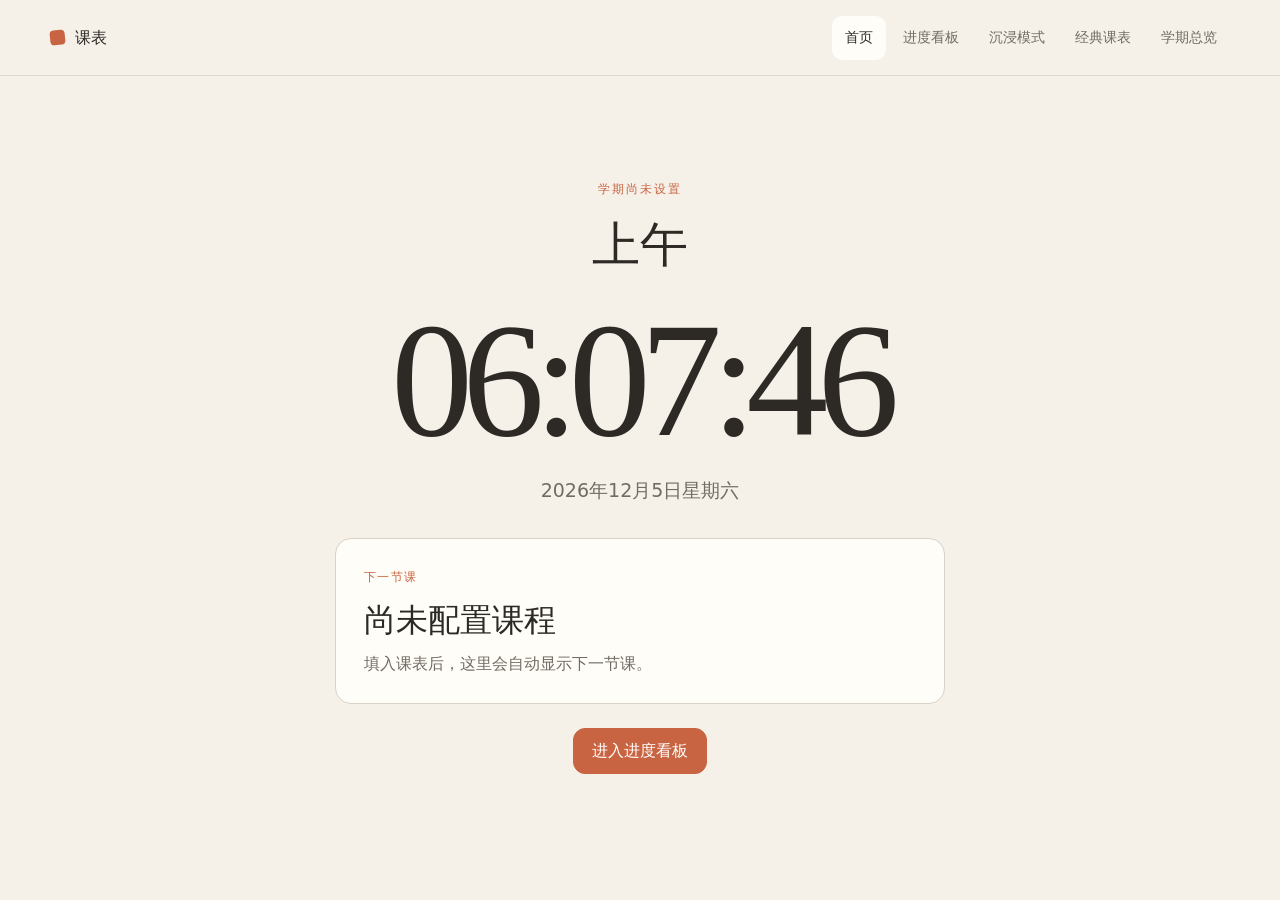
<file: index.html>
<!doctype html>
<html lang="zh-CN"><head><meta charset="UTF-8"><meta name="viewport" content="width=device-width,initial-scale=1,viewport-fit=cover"><meta name="theme-color" content="#f5f1e9"><title>首页 · 课表空白模板</title><link rel="icon" href="./public/favicon.svg"><link rel="stylesheet" href="./src/styles.css"><link rel="stylesheet" href="./src/maintenance.css"></head><body data-page="home"><div id="app"></div><script src="./src/data/schedule.js"></script><script src="./src/data/times.js"></script><script src="./src/data/holidays.js"></script><script src="./src/data/calendar.js"></script><script src="./src/engine.js"></script><script src="./src/progress-art.js"></script><script src="./src/app.js"></script></body></html>
</file>
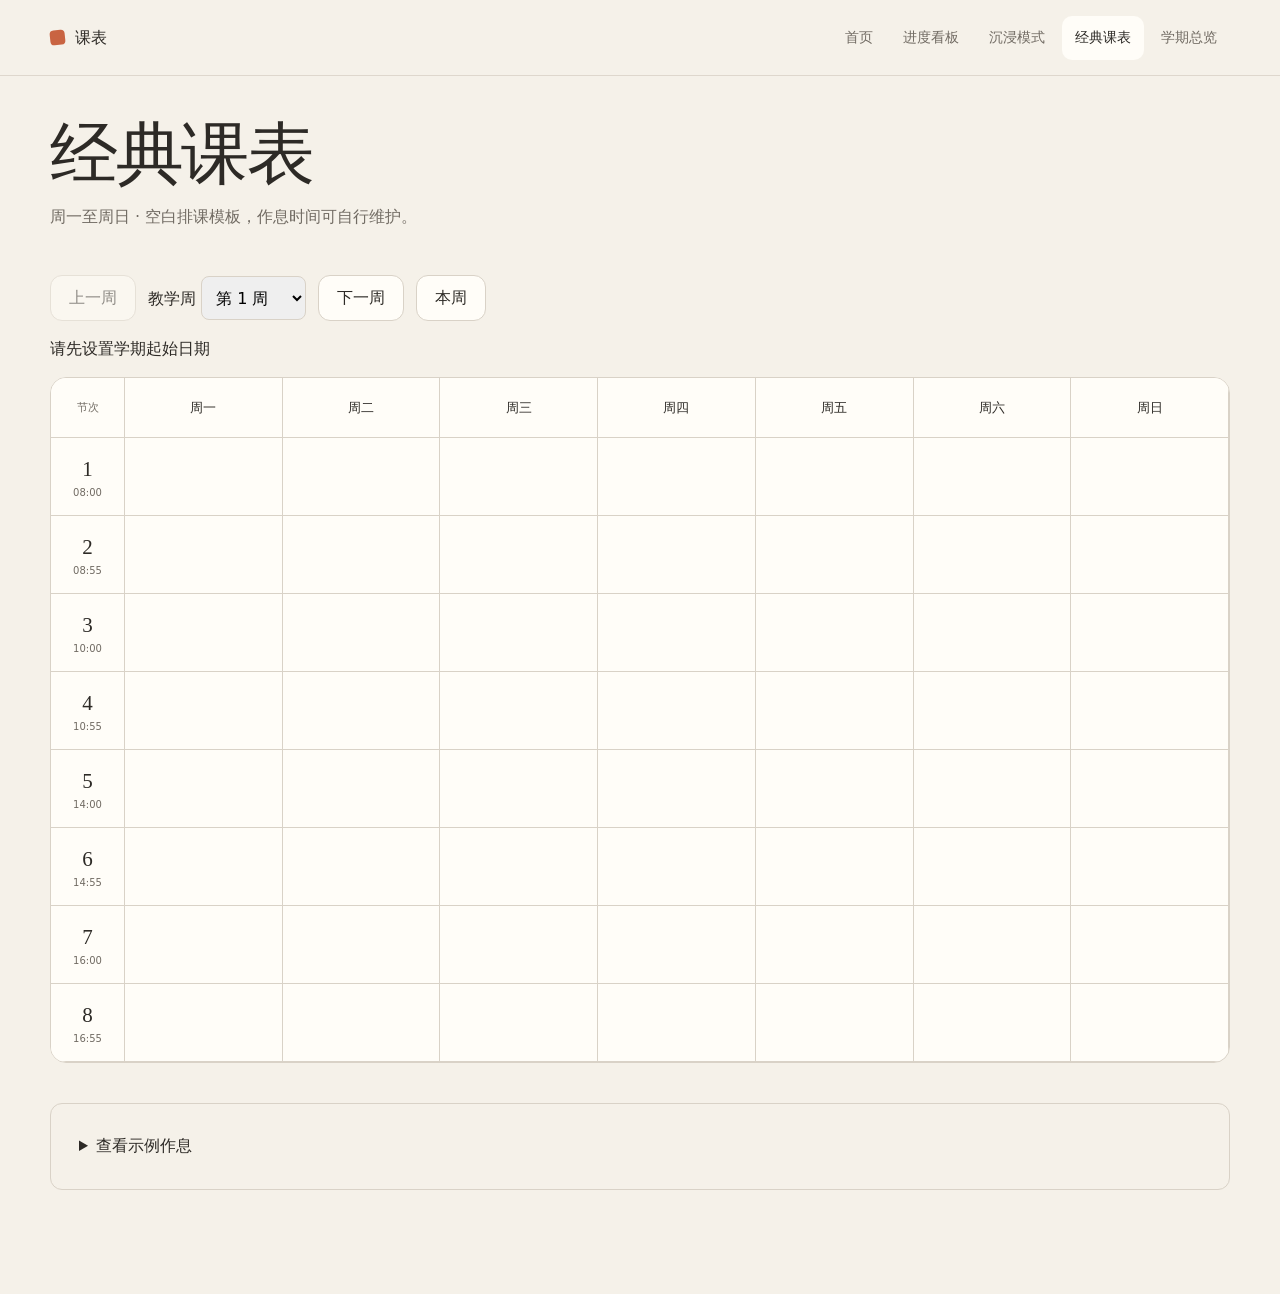
<file: classic.html>
<!doctype html>
<html lang="zh-CN"><head><meta charset="UTF-8"><meta name="viewport" content="width=device-width,initial-scale=1,viewport-fit=cover"><meta name="theme-color" content="#f5f1e9"><title>经典课表 · 课表空白模板</title><link rel="icon" href="./public/favicon.svg"><link rel="stylesheet" href="./src/styles.css"><link rel="stylesheet" href="./src/maintenance.css"></head><body data-page="classic"><div id="app"></div><script src="./src/data/schedule.js"></script><script src="./src/data/times.js"></script><script src="./src/data/holidays.js"></script><script src="./src/data/calendar.js"></script><script src="./src/engine.js"></script><script src="./src/progress-art.js"></script><script src="./src/app.js"></script></body></html>
</file>
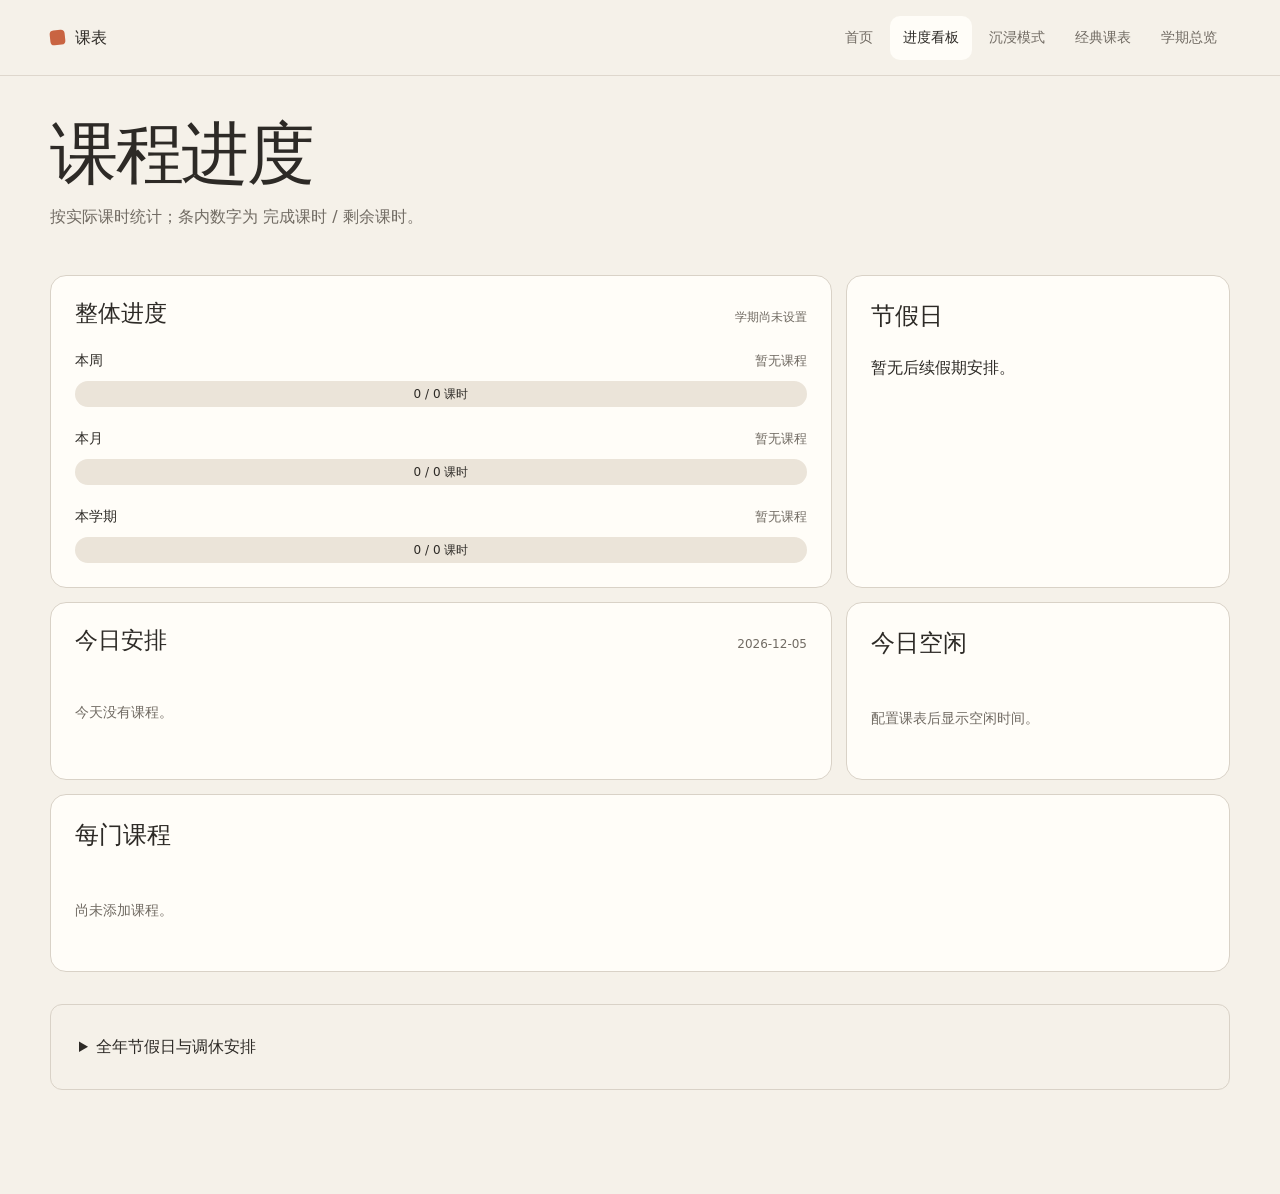
<file: dashboard.html>
<!doctype html>
<html lang="zh-CN"><head><meta charset="UTF-8"><meta name="viewport" content="width=device-width,initial-scale=1,viewport-fit=cover"><meta name="theme-color" content="#f5f1e9"><title>进度看板 · 课表空白模板</title><link rel="icon" href="./public/favicon.svg"><link rel="stylesheet" href="./src/styles.css"><link rel="stylesheet" href="./src/maintenance.css"></head><body data-page="dashboard"><div id="app"></div><script src="./src/data/schedule.js"></script><script src="./src/data/times.js"></script><script src="./src/data/holidays.js"></script><script src="./src/data/calendar.js"></script><script src="./src/engine.js"></script><script src="./src/progress-art.js"></script><script src="./src/app.js"></script></body></html>
</file>
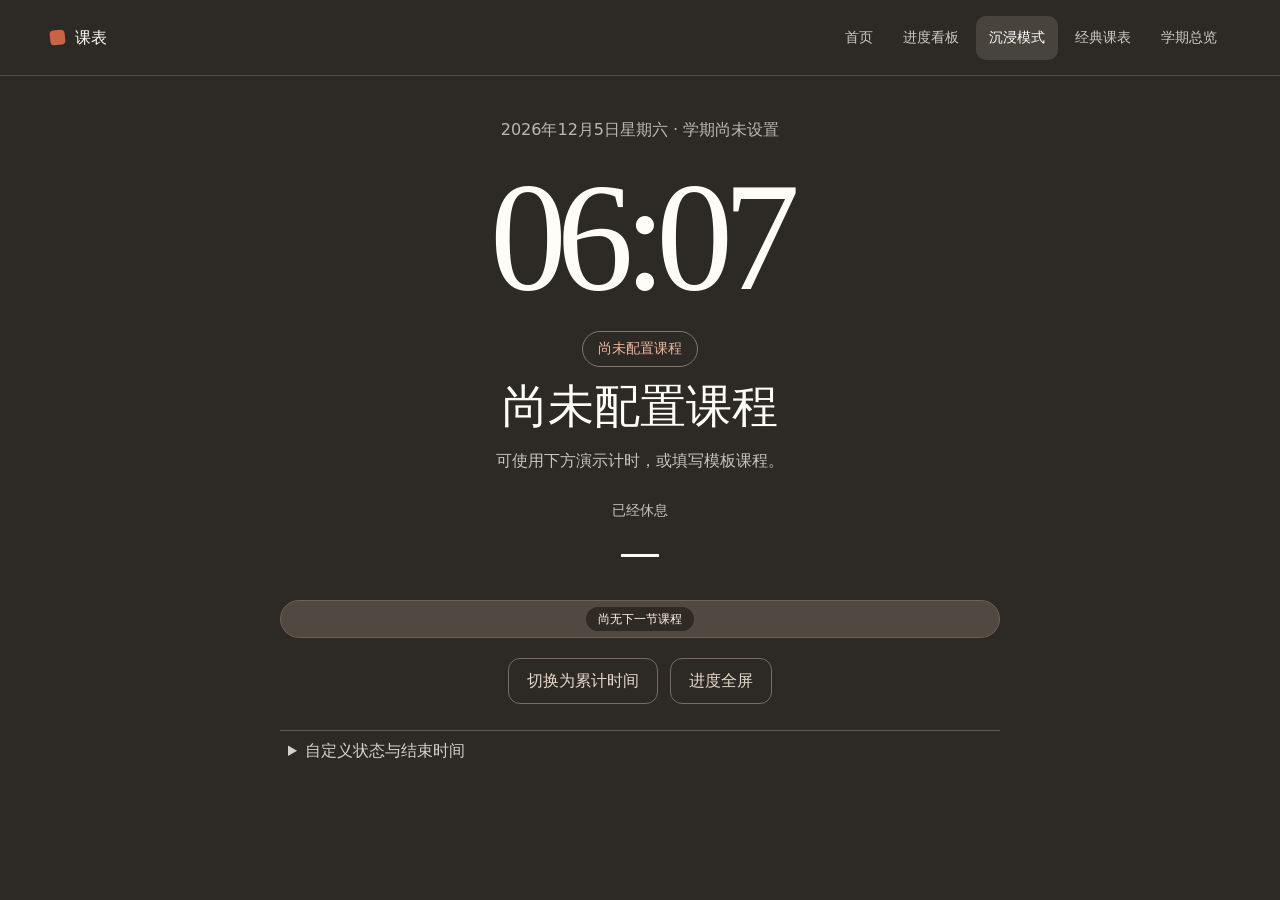
<file: focus.html>
<!doctype html>
<html lang="zh-CN"><head><meta charset="UTF-8"><meta name="viewport" content="width=device-width,initial-scale=1,viewport-fit=cover"><meta name="theme-color" content="#f5f1e9"><title>沉浸模式 · 课表空白模板</title><link rel="icon" href="./public/favicon.svg"><link rel="stylesheet" href="./src/styles.css"><link rel="stylesheet" href="./src/maintenance.css"></head><body data-page="focus"><div id="app"></div><script src="./src/data/schedule.js"></script><script src="./src/data/times.js"></script><script src="./src/data/holidays.js"></script><script src="./src/data/calendar.js"></script><script src="./src/engine.js"></script><script src="./src/progress-art.js"></script><script src="./src/app.js"></script></body></html>
</file>
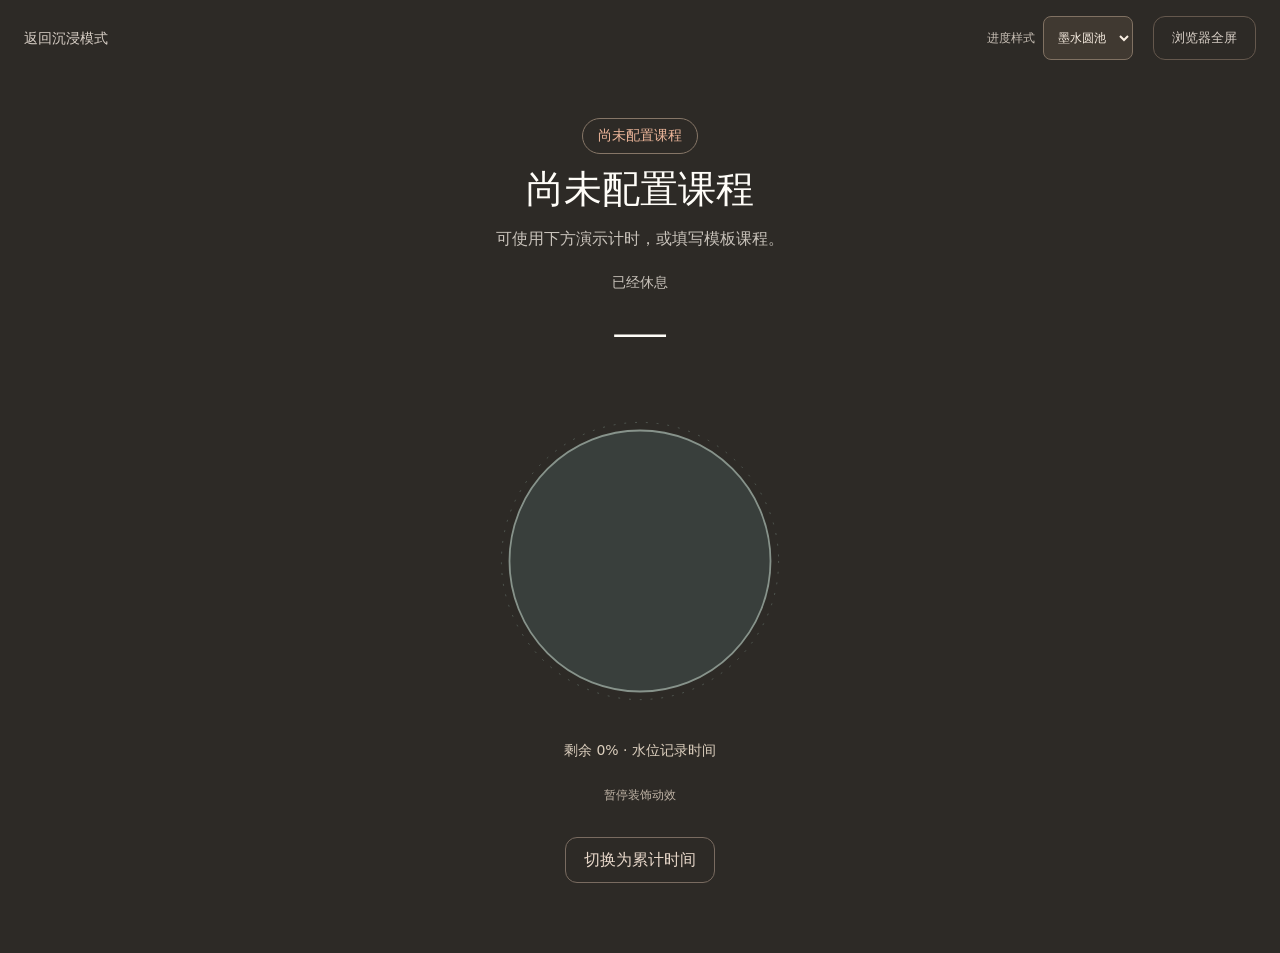
<file: progress.html>
<!doctype html>
<html lang="zh-CN"><head><meta charset="UTF-8"><meta name="viewport" content="width=device-width,initial-scale=1,viewport-fit=cover"><meta name="theme-color" content="#f5f1e9"><title>进度全屏 · 课表空白模板</title><link rel="icon" href="./public/favicon.svg"><link rel="stylesheet" href="./src/styles.css"><link rel="stylesheet" href="./src/maintenance.css"></head><body data-page="progress"><div id="app"></div><script src="./src/data/schedule.js"></script><script src="./src/data/times.js"></script><script src="./src/data/holidays.js"></script><script src="./src/data/calendar.js"></script><script src="./src/engine.js"></script><script src="./src/progress-art.js"></script><script src="./src/app.js"></script></body></html>
</file>
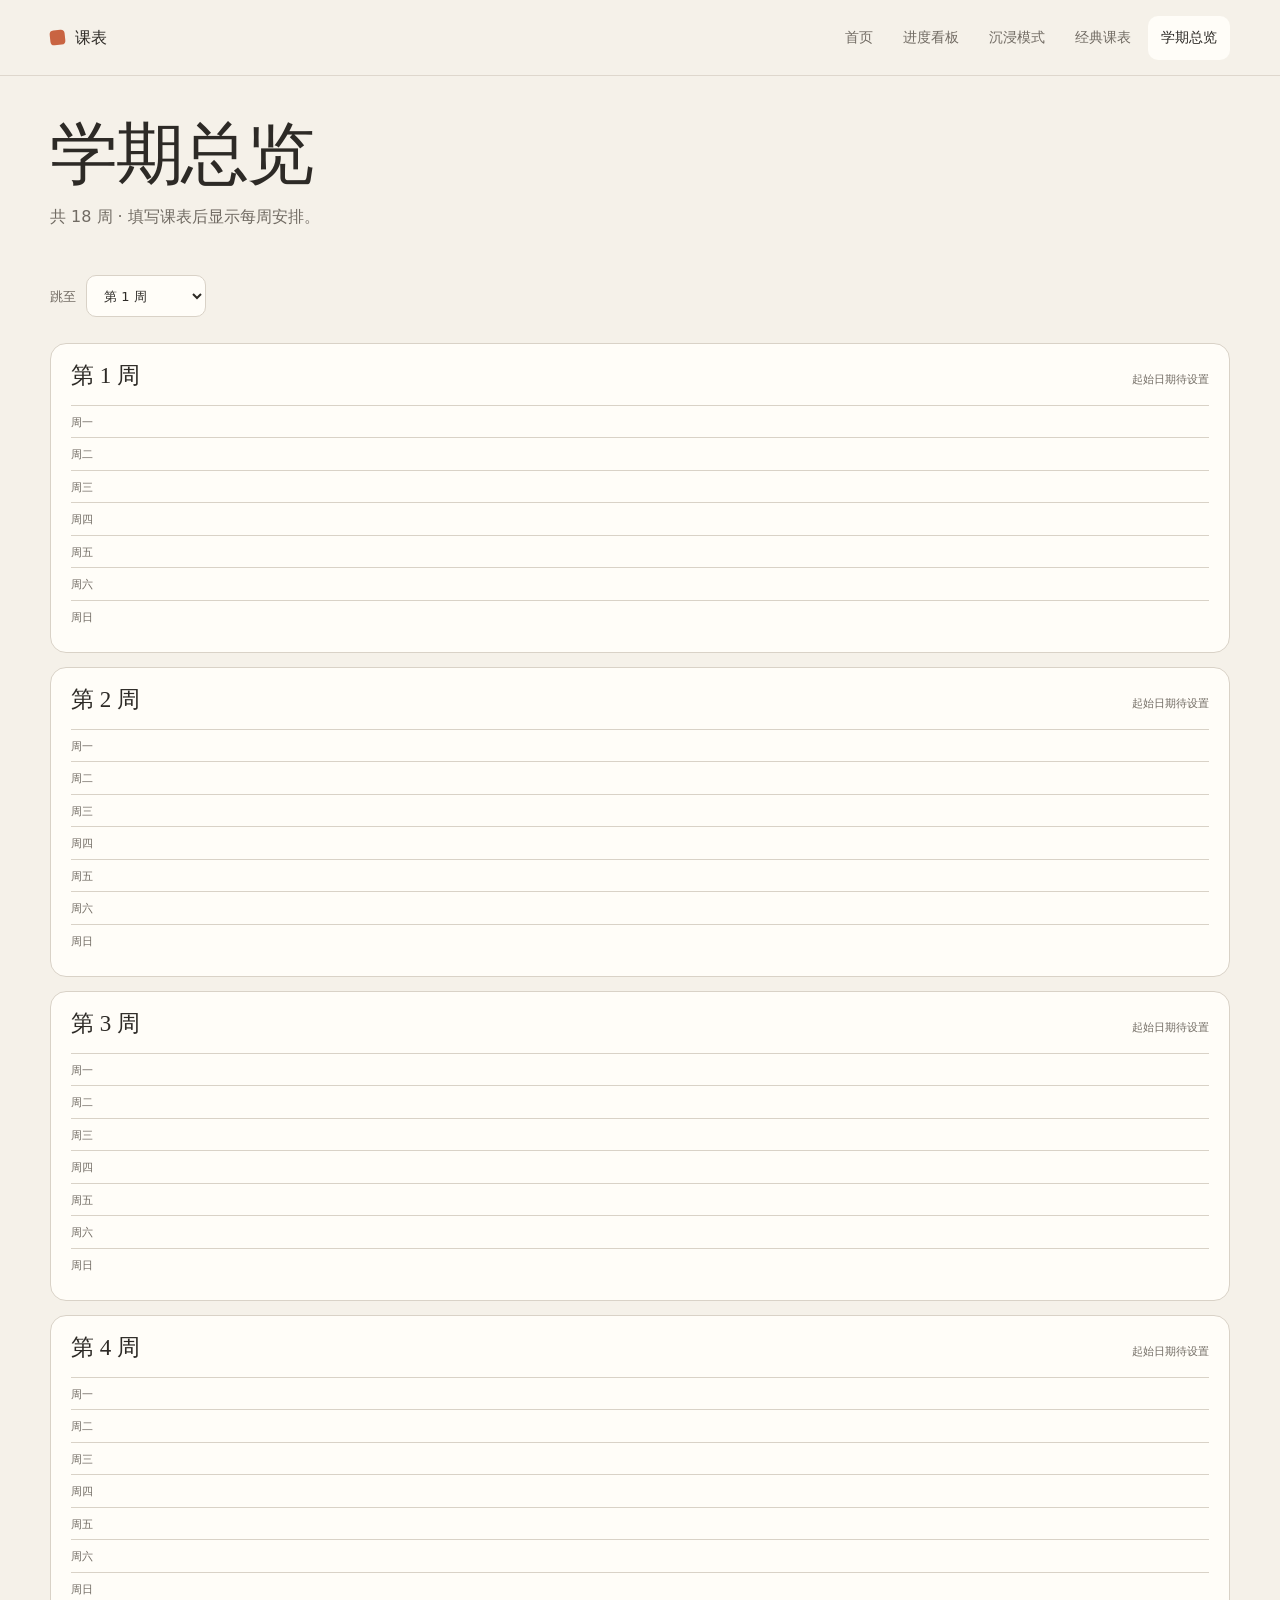
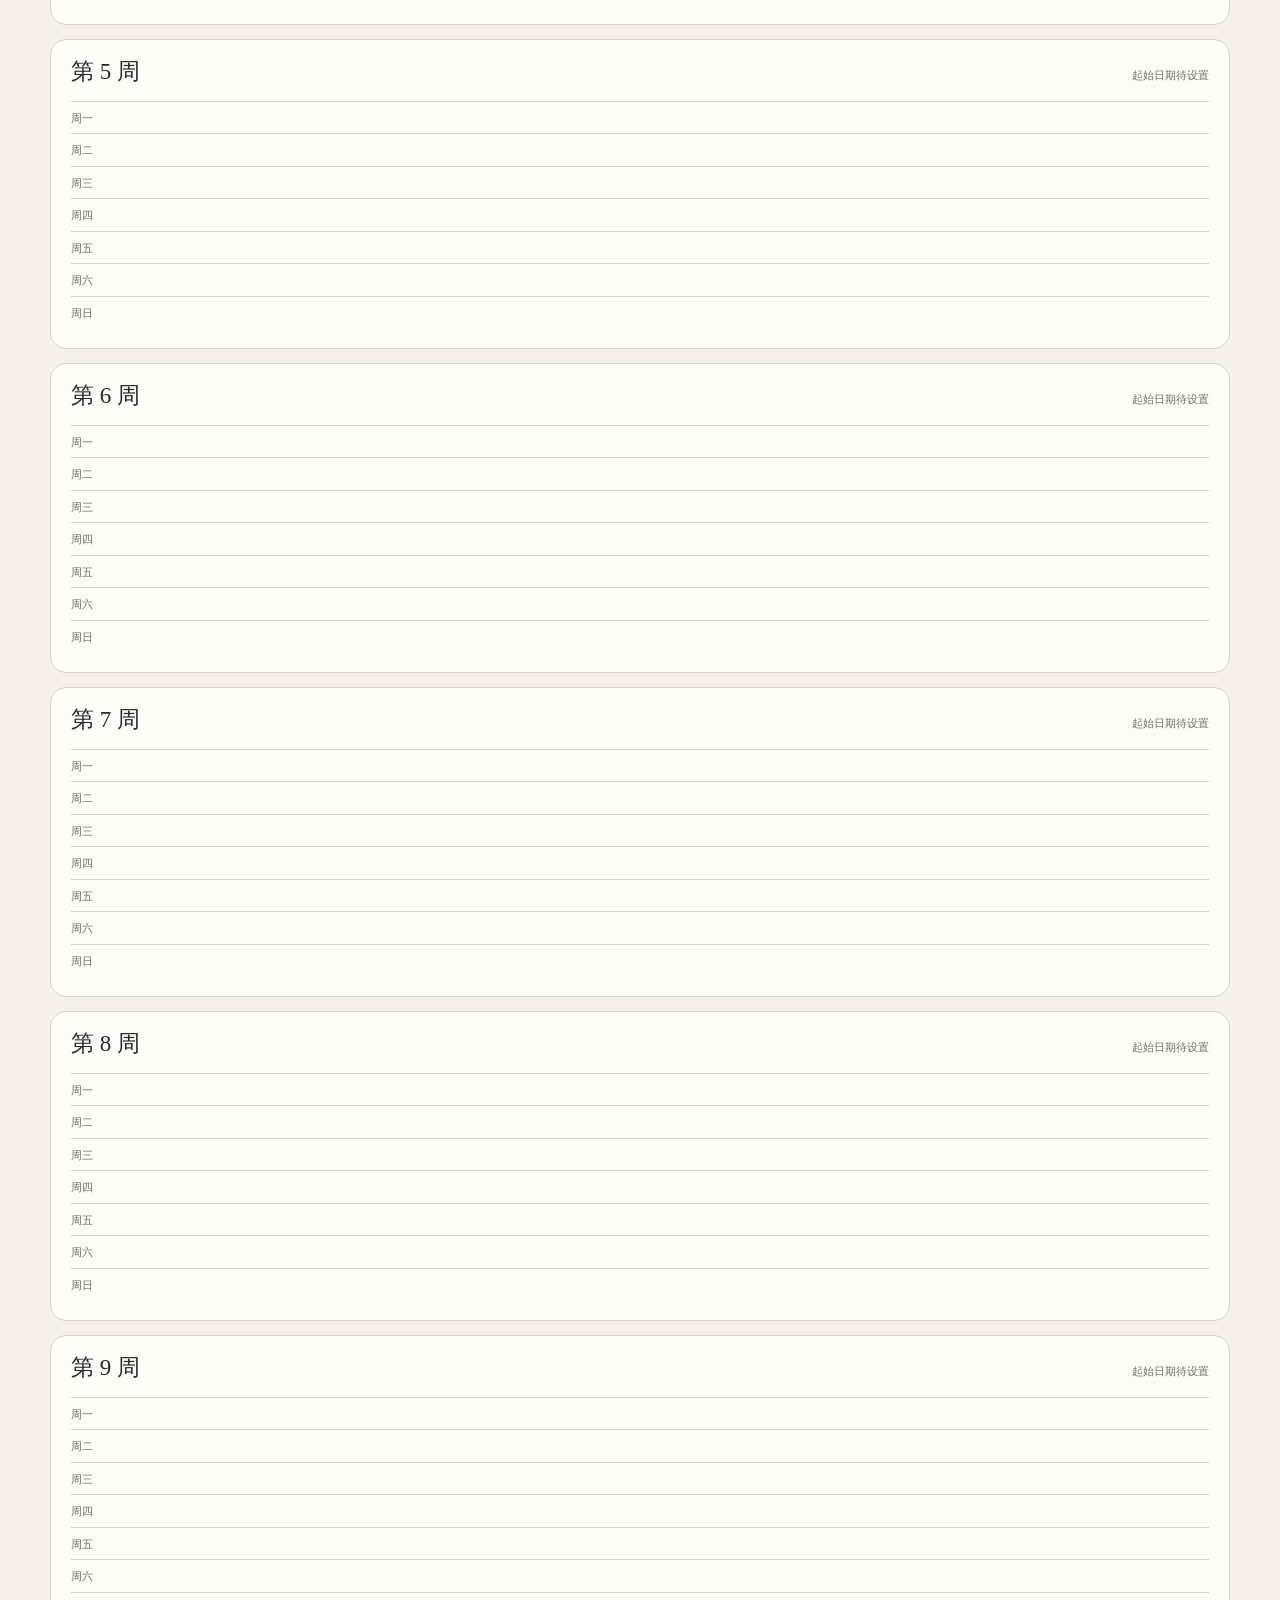
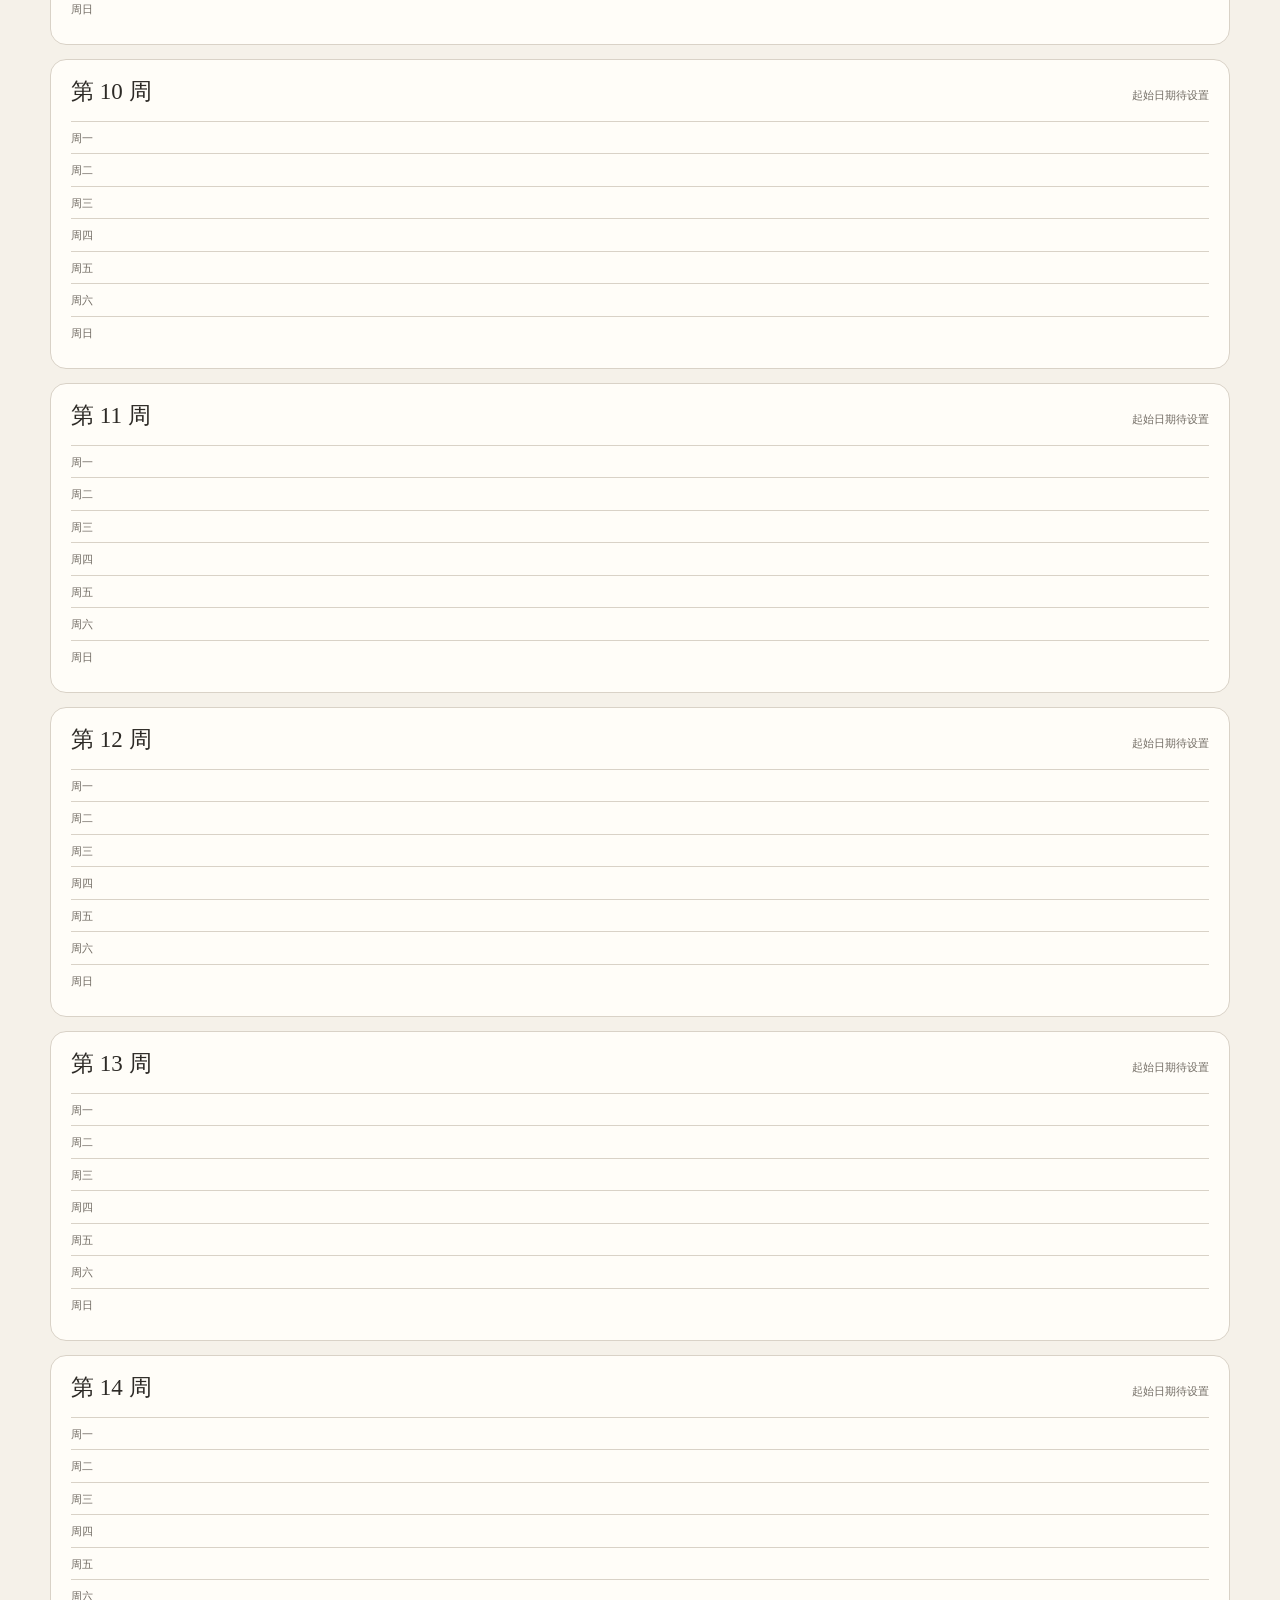
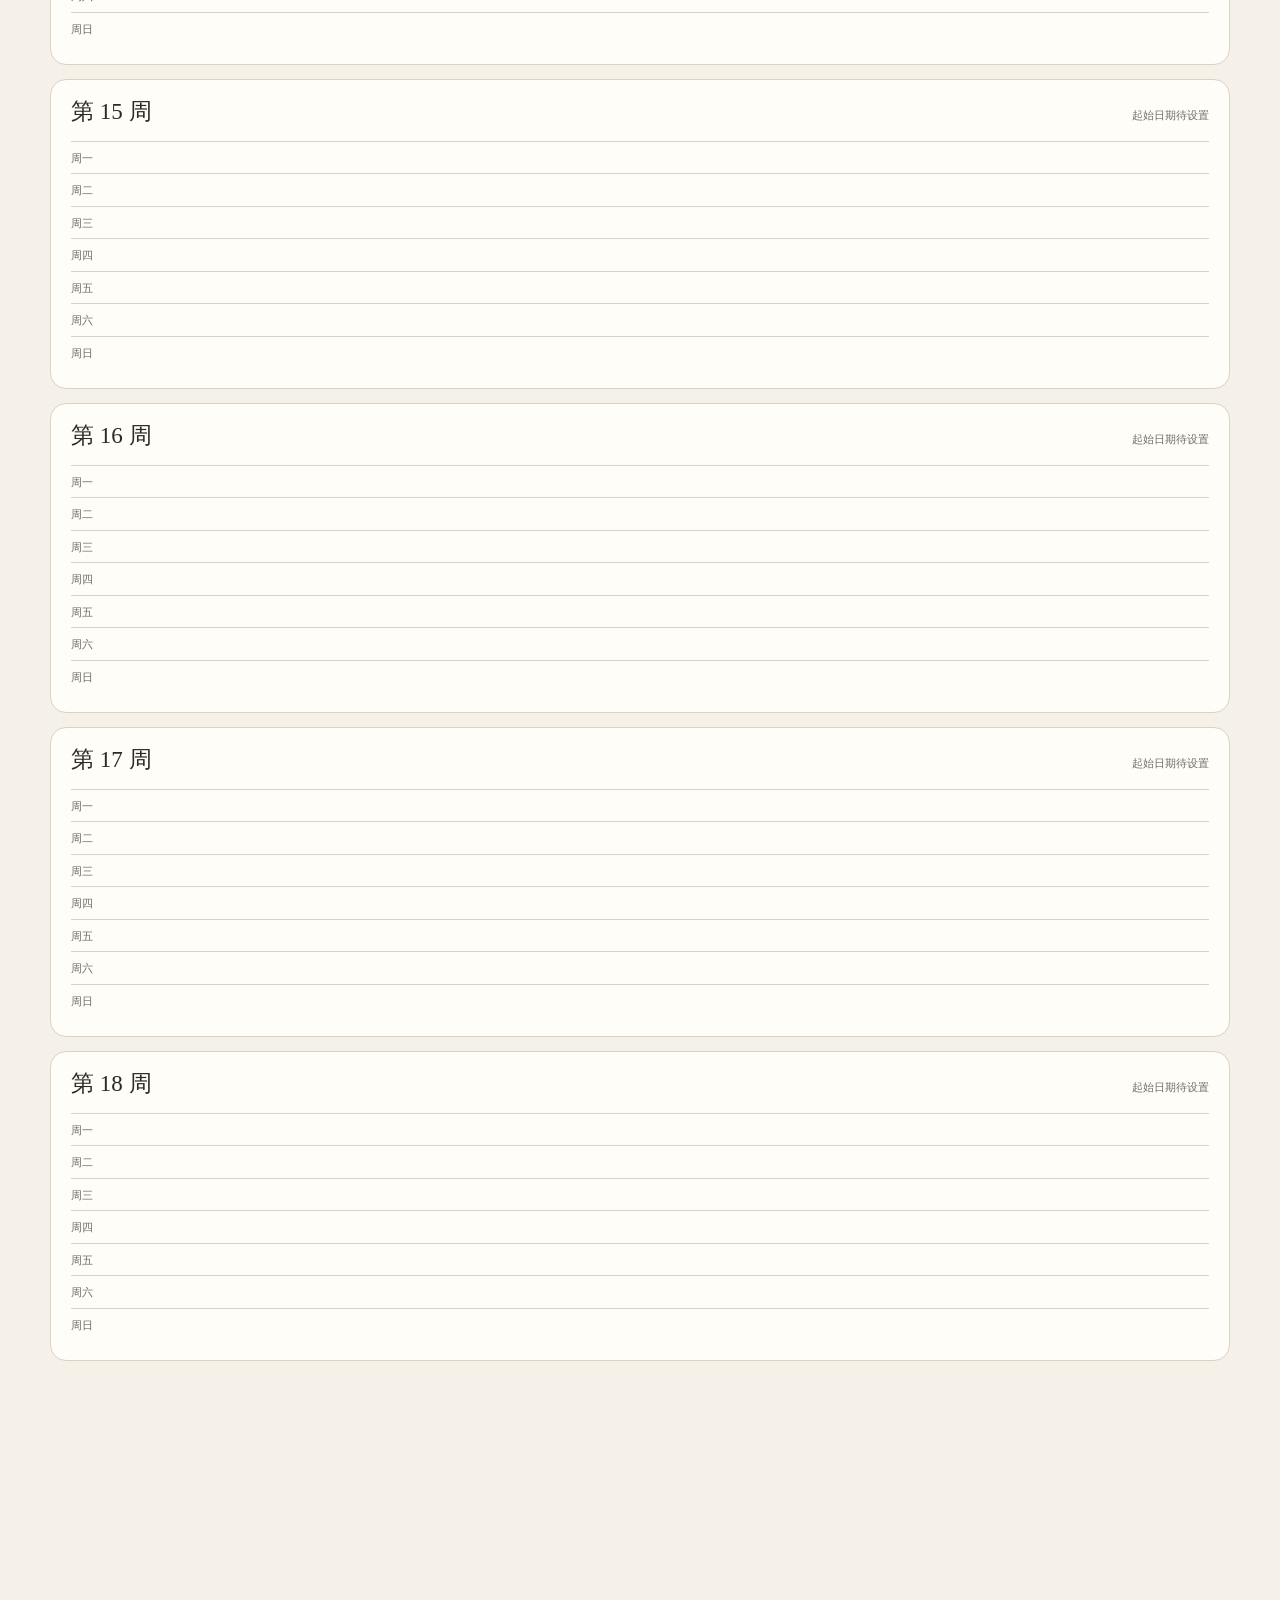
<file: semester.html>
<!doctype html>
<html lang="zh-CN"><head><meta charset="UTF-8"><meta name="viewport" content="width=device-width,initial-scale=1,viewport-fit=cover"><meta name="theme-color" content="#f5f1e9"><title>学期总览 · 课表空白模板</title><link rel="icon" href="./public/favicon.svg"><link rel="stylesheet" href="./src/styles.css"><link rel="stylesheet" href="./src/maintenance.css"></head><body data-page="semester"><div id="app"></div><script src="./src/data/schedule.js"></script><script src="./src/data/times.js"></script><script src="./src/data/holidays.js"></script><script src="./src/data/calendar.js"></script><script src="./src/engine.js"></script><script src="./src/progress-art.js"></script><script src="./src/app.js"></script></body></html>
</file>
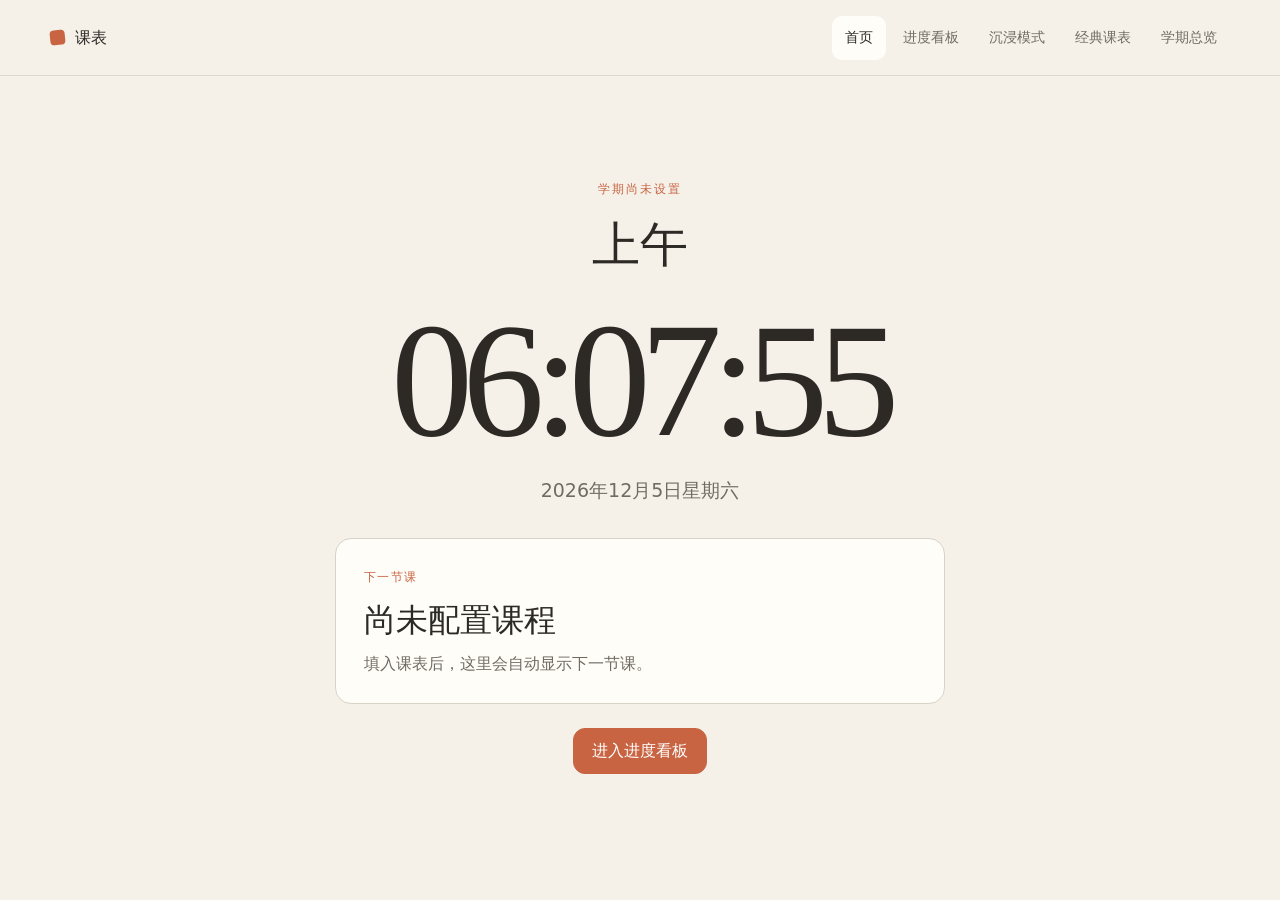
<file: outputs/课表空白模板_离线Demo.html>
<!doctype html>
<html lang="zh-CN"><head><meta charset="UTF-8"><meta name="viewport" content="width=device-width,initial-scale=1,viewport-fit=cover"><meta name="theme-color" content="#f5f1e9"><title>课表空白模板 · 离线Demo</title><link rel="icon" href="[data-uri]"><style>:root {
  --paper: #f5f1e9;
  --paper-deep: #ebe4d9;
  --surface: #fffdf8;
  --ink: #2d2a26;
  --muted: #716b63;
  --line: #d9d2c7;
  --accent: #c96442;
  --accent-soft: #f0d9cd;
  --radius: 16px;
  --max: 1180px;
  color-scheme: light;
  font-family: Inter, "Segoe UI", "Microsoft YaHei", system-ui, sans-serif;
  font-synthesis: none;
  background: var(--paper);
  color: var(--ink);
}

* { box-sizing: border-box; }
html { scroll-behavior: smooth; scroll-padding-top: 76px; }
body { margin: 0; min-width: 320px; background: var(--paper); }
a { color: inherit; text-decoration: none; }
button, select { font: inherit; }

.topbar {
  position: fixed;
  z-index: 20;
  inset: 0 0 auto;
  height: 64px;
  padding: 0 max(22px, calc((100vw - var(--max)) / 2));
  display: flex;
  align-items: center;
  justify-content: space-between;
  border-bottom: 1px solid color-mix(in srgb, var(--line) 82%, transparent);
  background: color-mix(in srgb, var(--paper) 92%, transparent);
  backdrop-filter: blur(10px);
}

.brand { display: flex; align-items: center; gap: 10px; font-weight: 720; letter-spacing: .02em; }
.brand-mark { width: 15px; height: 15px; border-radius: 4px; background: var(--accent); transform: rotate(-6deg); }
.topbar nav { display: flex; gap: 4px; }
.topbar nav a { padding: 9px 13px; border-radius: 10px; color: var(--muted); font-size: 14px; transition: background .18s ease, color .18s ease; }
.topbar nav a:hover, .topbar nav a:focus-visible { background: var(--surface); color: var(--ink); outline: none; }

.section-anchor { scroll-margin-top: 64px; }
.hero {
  min-height: 100svh;
  padding: 108px 24px 54px;
  display: grid;
  place-items: center;
  position: relative;
}

.hero-inner { width: min(850px, 100%); text-align: center; }
.eyebrow { margin: 0 0 18px; font-size: 12px; font-weight: 750; letter-spacing: .16em; color: var(--accent); text-transform: uppercase; }
.hero-time, .focus-clock {
  font-family: Georgia, "Times New Roman", "Songti SC", serif;
  font-variant-numeric: tabular-nums;
  line-height: .9;
  letter-spacing: -.065em;
}
.hero-time { font-size: clamp(72px, 14vw, 164px); }
.hero-date { margin: 22px 0 34px; color: var(--muted); font-size: clamp(15px, 2vw, 19px); }

.status-card {
  max-width: 610px;
  margin: 0 auto;
  padding: 25px 28px;
  text-align: left;
  border: 1px solid var(--line);
  border-radius: var(--radius);
  background: var(--surface);
}
.status-card h2 { margin: 8px 0 7px; font-family: Georgia, "Songti SC", serif; font-size: clamp(25px, 4vw, 38px); font-weight: 500; }
.status-card p { margin: 0; color: var(--muted); line-height: 1.65; }
.status-kicker { color: var(--accent); font-size: 12px; font-weight: 750; letter-spacing: .12em; }
.scroll-cue {
  position: absolute;
  bottom: 24px;
  display: flex;
  flex-direction: column;
  align-items: center;
  gap: 4px;
  color: var(--muted);
  font-size: 12px;
}
.scroll-cue b { color: var(--accent); font-size: 22px; font-weight: 400; }

.page { width: min(var(--max), calc(100% - 40px)); margin: 0 auto; padding: 92px 0 104px; }
.section-heading { display: flex; align-items: end; justify-content: space-between; gap: 36px; margin-bottom: 30px; }
.section-heading h1 { margin: 0; font: 500 clamp(38px, 6vw, 68px)/1.02 Georgia, "Songti SC", serif; letter-spacing: -.035em; }
.section-heading > p { max-width: 420px; margin: 0 0 7px; color: var(--muted); line-height: 1.7; }

.overview-grid { display: grid; grid-template-columns: repeat(3, 1fr); gap: 14px; }
.panel {
  min-width: 0;
  padding: 24px;
  border: 1px solid var(--line);
  border-radius: var(--radius);
  background: var(--surface);
}
.span-2 { grid-column: span 2; }
.span-3 { grid-column: span 3; }
.panel-heading { display: flex; align-items: baseline; justify-content: space-between; gap: 16px; margin-bottom: 22px; }
.panel-heading h2 { margin: 0; font: 500 23px/1.2 Georgia, "Songti SC", serif; }
.panel-heading span { color: var(--muted); font-size: 12px; }

.progress-stack { display: grid; gap: 21px; }
.progress-item { min-width: 0; }
.progress-copy { display: flex; justify-content: space-between; gap: 14px; margin-bottom: 8px; font-size: 13px; }
.progress-copy span:last-child { color: var(--muted); font-variant-numeric: tabular-nums; }
.progress-track { height: 7px; overflow: hidden; border-radius: 10px; background: var(--paper-deep); }
.progress-track > span { display: block; height: 100%; border-radius: inherit; background: var(--accent); transition: width .35s ease; }

.event-list { display: grid; gap: 10px; }
.event-card {
  --course: var(--accent);
  display: grid;
  grid-template-columns: 72px 1fr;
  gap: 17px;
  padding: 15px 16px;
  border: 1px solid var(--line);
  border-left: 4px solid var(--course);
  border-radius: 12px;
  background: var(--paper);
}
.event-time { font-size: 15px; font-weight: 720; font-variant-numeric: tabular-nums; }
.event-time small { display: block; margin-top: 4px; color: var(--muted); font-size: 11px; font-weight: 500; }
.event-card h3 { margin: 0 0 5px; font-size: 15px; }
.event-card p { margin: 0; color: var(--muted); font-size: 12px; }
.event-card .subtle { margin-top: 3px; color: #918a81; }
.empty-state { color: var(--muted); font-size: 14px; line-height: 1.7; padding: 10px 0; }

.free-list { display: grid; gap: 11px; }
.free-list > div { display: flex; justify-content: space-between; gap: 12px; padding-bottom: 11px; border-bottom: 1px solid var(--line); }
.free-list > div:last-child { border-bottom: 0; }
.free-list strong { font-size: 13px; }
.free-list span { color: var(--muted); font-size: 12px; }
.holiday strong { display: block; margin-bottom: 12px; font: 500 33px/1.1 Georgia, "Songti SC", serif; }
.holiday span { color: var(--muted); }
.holiday p { margin: 32px 0 0; color: var(--accent); font-weight: 700; }

.course-progress-grid { display: grid; grid-template-columns: repeat(2, minmax(0, 1fr)); gap: 22px 30px; }
.course-progress { --course: var(--accent); }
.course-progress .progress-track > span { background: var(--course); }
.course-progress .progress-copy { display: none; }
.course-label { display: grid; grid-template-columns: 9px minmax(0, 1fr) auto; gap: 9px; align-items: center; margin-bottom: 9px; }
.course-dot { width: 8px; height: 8px; border-radius: 50%; background: var(--course); }
.course-label strong { overflow: hidden; text-overflow: ellipsis; white-space: nowrap; font-size: 13px; }
.course-label small { color: var(--muted); font-size: 11px; }

.focus-page {
  min-height: 100svh;
  padding: 105px 24px 48px;
  display: flex;
  flex-direction: column;
  align-items: center;
  justify-content: center;
  text-align: center;
  background: var(--ink);
  color: var(--surface);
}
.focus-clock { font-size: clamp(82px, 18vw, 210px); }
.focus-date { margin: 24px 0 58px; color: #bdb7ae; }
.focus-state { width: min(760px, 100%); }
.focus-state h1 { margin: 10px 0 15px; font: 500 clamp(34px, 6vw, 66px)/1.08 Georgia, "Songti SC", serif; }
.focus-state > p { margin: 0; color: #c9c3bb; line-height: 1.7; }
.focus-progress { margin-top: 34px; text-align: left; }
.focus-progress .progress-track { background: #4b4741; height: 9px; }
.focus-progress .progress-copy span:last-child { color: #c9c3bb; }
.countdown { display: inline-block; margin-top: 32px; padding: 13px 20px; border: 1px solid #5d5750; border-radius: 999px; color: #e8ded4; }
.back-link { margin-top: 64px; color: #aaa39a; font-size: 13px; }

.week-picker { display: flex; gap: 10px; align-items: center; color: var(--muted); font-size: 13px; }
.week-picker select { min-height: 42px; padding: 0 34px 0 13px; border: 1px solid var(--line); border-radius: 10px; background: var(--surface); color: var(--ink); cursor: pointer; }
.week-picker select:focus { outline: 2px solid color-mix(in srgb, var(--accent) 35%, transparent); outline-offset: 2px; }
.schedule-scroll { overflow-x: auto; padding-bottom: 8px; }
.classic-grid {
  min-width: 1040px;
  min-height: 1240px;
  display: grid;
  grid-template-columns: 74px repeat(7, minmax(130px, 1fr));
  grid-template-rows: 48px repeat(15, 78px);
  position: relative;
  border: 1px solid var(--line);
  border-radius: var(--radius);
  overflow: hidden;
  background: var(--surface);
}
.grid-corner, .day-head, .period-label { z-index: 2; background: var(--surface); }
.grid-corner { grid-column: 1; grid-row: 1; display: grid; place-items: center; color: var(--muted); font-size: 11px; border-right: 1px solid var(--line); border-bottom: 1px solid var(--line); }
.day-head { grid-row: 1; display: grid; place-items: center; font-size: 13px; font-weight: 700; border-right: 1px solid var(--line); border-bottom: 1px solid var(--line); }
.period-label { grid-column: 1; display: flex; flex-direction: column; align-items: center; justify-content: center; border-right: 1px solid var(--line); border-bottom: 1px solid var(--line); }
.period-label strong { font-family: Georgia, serif; font-size: 21px; font-weight: 500; }
.period-label span { color: var(--muted); font-size: 10px; }
.grid-guide { border-right: 1px solid var(--line); border-bottom: 1px solid var(--line); }
.schedule-event {
  --course: var(--accent);
  z-index: 4;
  min-width: 0;
  margin: 4px;
  padding: 10px;
  overflow: hidden;
  border-radius: 9px;
  border-left: 4px solid var(--course);
  background: color-mix(in srgb, var(--course) 13%, var(--surface));
  display: flex;
  flex-direction: column;
  gap: 4px;
}
.schedule-event strong { font-size: 12px; line-height: 1.35; }
.schedule-event span, .schedule-event small { color: var(--muted); font-size: 10px; }

.semester-weeks { display: grid; grid-template-columns: repeat(2, minmax(0, 1fr)); gap: 14px; }
.week-card { padding: 20px; border: 1px solid var(--line); border-radius: var(--radius); background: var(--surface); }
.week-card header { display: flex; align-items: baseline; justify-content: space-between; gap: 12px; margin-bottom: 16px; }
.week-card header strong { font: 500 23px/1 Georgia, "Songti SC", serif; }
.week-card header span { color: var(--muted); font-size: 11px; }
.semester-day { display: grid; grid-template-columns: 42px 1fr; gap: 10px; min-height: 31px; padding: 6px 0; border-top: 1px solid var(--line); }
.semester-day > span { padding-top: 3px; color: var(--muted); font-size: 11px; }
.semester-day > div { display: flex; flex-wrap: wrap; gap: 5px; }
.semester-day i { --course: var(--accent); padding: 3px 7px; border-radius: 6px; background: color-mix(in srgb, var(--course) 15%, var(--surface)); color: var(--ink); font-size: 10px; font-style: normal; }
.semester-day em { color: #b4ada4; font-style: normal; }

footer { padding: 30px 20px 46px; text-align: center; color: var(--muted); font-size: 11px; }

@media (max-width: 820px) {
  .topbar { padding-inline: 14px; }
  .topbar nav a:first-child { display: none; }
  .topbar nav a { padding-inline: 9px; font-size: 12px; }
  .page { width: min(100% - 24px, var(--max)); padding-block: 78px; }
  .section-heading { align-items: flex-start; flex-direction: column; gap: 17px; }
  .section-heading > p { max-width: none; }
  .overview-grid { grid-template-columns: 1fr; }
  .span-2, .span-3 { grid-column: auto; }
  .course-progress-grid, .semester-weeks { grid-template-columns: 1fr; }
  .focus-date { margin-bottom: 42px; }
}

@media (max-width: 520px) {
  .hero { padding-inline: 14px; }
  .status-card { padding: 21px; }
  .panel { padding: 19px; }
  .event-card { grid-template-columns: 62px 1fr; gap: 11px; }
  .hero-time { letter-spacing: -.075em; }
}

@media (prefers-reduced-motion: reduce) {
  html { scroll-behavior: auto; }
  *, *::before, *::after { transition-duration: .01ms !important; animation-duration: .01ms !important; }
}

/* 公开模板：保留暖白、炭灰和陶土色；真实多页与胶囊计时器。 */
html{scroll-padding-top:0}
body{line-height:1.5}
.topbar{height:76px;background:var(--paper);backdrop-filter:none;gap:20px}
.topbar nav a{min-height:44px;display:inline-flex!important;align-items:center;font-size:14px}
.topbar nav a[aria-current=page]{background:var(--surface);color:var(--ink)}
.topbar nav{flex-wrap:wrap;justify-content:flex-end}
:focus-visible{outline:2px solid var(--accent)!important;outline-offset:4px}
.page{padding-top:120px}
.part{font:500 clamp(28px,5vw,48px)/1.2 Georgia,"Songti SC",serif;margin:10px 0 32px}
.home-next{margin:0 auto 24px;overflow-wrap:anywhere}
.home-next h2{font-size:clamp(23px,4vw,32px)}
.primary-link,button{display:inline-flex;justify-content:center;align-items:center;min-height:44px;padding:10px 18px;border:1px solid var(--line);border-radius:12px;background:var(--surface);color:var(--ink);cursor:pointer;font:inherit;transition:background .18s}
.primary-link{background:var(--accent);color:white;border-color:var(--accent)}
button:hover{background:var(--paper-deep)}
button:disabled{cursor:default;opacity:.5}
.subtle{color:var(--muted)}
.panel>h2{font:500 24px Georgia,"Songti SC",serif;margin:0 0 24px}
.meter-title{display:flex;align-items:baseline;justify-content:space-between;gap:16px;margin:0 0 10px}
.meter-title strong{font-size:14px}.meter-title span{font-size:13px;color:var(--muted)}
.meter{position:relative;height:26px;border-radius:999px;overflow:hidden;background:var(--paper-deep)}
.meter i{position:absolute;inset:0;background:color-mix(in srgb,var(--fill) 45%,var(--paper));transform-origin:left center;transition:transform .4s}
.meter small{position:relative;display:block;z-index:1;text-align:center;font-size:12px;line-height:26px;color:#2d2a26}
.is-ended{filter:grayscale(1);background:#eeeae4!important;color:#77716a!important;border-color:#d4d0c9!important}
.is-ended h3,.is-ended strong,.is-ended p{color:#77716a!important}
.free-list > div,.free-list > div.is-ended{display:grid;grid-template-columns:minmax(0,1fr) auto;align-items:center;min-height:48px;padding:10px 12px;border:1px solid var(--line);border-radius:8px}
.free-list > div:last-child{border-bottom:1px solid var(--line)}
.free-list strong,.free-list span{line-height:1.5;font-variant-numeric:tabular-nums}
.free-list span{text-align:right;white-space:nowrap}
.calendar-details{margin-top:32px;padding:20px;border:1px solid var(--line);border-radius:12px;line-height:1.8}
summary{cursor:pointer;min-height:44px;display:list-item;padding:8px}
.calendar-details a{text-decoration:underline}
.immersive{background:var(--ink);color:var(--surface)}
.immersive .topbar{background:var(--ink);border-color:#504a44}
.immersive .topbar nav a{color:#d1c9c0}
.immersive .topbar nav a[aria-current=page],.immersive .topbar nav a:hover{background:#49433d;color:white}
.focus-page{padding:118px 24px 50px;min-height:100svh;justify-content:flex-start}
.focus-date{margin:0 0 26px}
.focus-clock{font-size:clamp(70px,12vw,160px)}
.focus-state{margin-top:25px}
.focus-state h1{font-size:clamp(26px,4vw,46px);margin:15px 0}
.state-pill{display:inline-block;border:1px solid #867667;border-radius:999px;padding:5px 15px;color:#edb69a;font-size:14px}
.timer-rotator{perspective:600px;margin:26px 0 16px}
#timer-label{color:#c9c3bb;font-size:14px}
#timer-value{display:block;font-size:clamp(25px,4vw,42px);font-weight:500;font-variant-numeric:tabular-nums}
.capsule{position:relative;isolation:isolate;overflow:hidden;max-width:720px;height:38px;border-radius:999px;background:#504841;margin:0 auto;border:1px solid #706153}
.capsule i{position:absolute;inset:0;background:#dba180;transform-origin:left center;transition:transform .5s cubic-bezier(.2,.7,.2,1)}
.capsule small{position:relative;z-index:1;display:inline-block;line-height:24px;margin-top:6px;padding:0 12px;border-radius:999px;background:#302a25;color:#fff4ea;font-size:12px}
.mode-button{margin-top:20px;background:transparent;color:#e8d8ca;border-color:#796b60}
.mode-button:hover{background:#49413a}
.custom-panel{margin-top:26px;width:min(720px,100%);text-align:left;border-top:1px solid #65584d;color:#d8cfc6}
.custom-panel form{display:grid;gap:15px;padding:15px 0}
.custom-panel label{display:grid;gap:7px}
input,select{font:inherit;padding:10px;border:1px solid var(--line);border-radius:8px;min-height:44px;max-width:100%}
.custom-panel input{width:100%;background:#403931;color:#fff7ee;border-color:#8f7a68;color-scheme:dark}
.form-actions{display:flex;gap:12px;flex-wrap:wrap}
#form-error{color:#ffb7a3;margin:0}#custom-hint{font-size:13px}
#holiday-note{color:#c9c3bb;font-size:13px}
.week-controls{display:flex;align-items:center;gap:12px;flex-wrap:wrap}
.day-head{display:flex;flex-direction:column;justify-content:center;align-items:center}
.day-head small{font-size:11px;color:var(--muted)}
.classic-grid{grid-template-rows:60px repeat(15,78px)}
.time-table{width:100%;border-collapse:collapse;min-width:600px}
.time-table th,.time-table td{padding:10px;border:1px solid var(--line);text-align:center}
.semester-long{grid-template-columns:1fr;margin-top:26px;padding-bottom:75vh}
.week-card{scroll-margin-top:110px}
.semester-day{grid-template-columns:48px 1fr}
.semester-day i{font-size:13px;padding:6px 10px}
/* 即使浏览器未报告刘海高度，也保留28px顶部缓冲。 */
@media(max-width:820px),(pointer:coarse){
 :root{--camera-gap:max(28px,calc(env(safe-area-inset-top,0px) + 12px));--phone-side:max(12px,env(safe-area-inset-left,0px),env(safe-area-inset-right,0px))}
 .topbar{height:auto;min-height:calc(92px + var(--camera-gap));padding:calc(10px + var(--camera-gap)) var(--phone-side) 10px;gap:8px;align-items:flex-start}
 .brand{padding-top:12px;white-space:nowrap}
 .topbar nav{gap:0;max-width:calc(100% - 65px)}
 .topbar nav a{font-size:12px;padding:6px 8px}
 .page{width:calc(100% - var(--phone-side) * 2);padding-top:calc(135px + var(--camera-gap));padding-bottom:calc(78px + env(safe-area-inset-bottom,0px))}
 html{scroll-padding-top:0}
 .focus-page{padding:calc(140px + var(--camera-gap)) var(--phone-side) calc(50px + env(safe-area-inset-bottom,0px))}
 .hero{padding:calc(145px + var(--camera-gap)) var(--phone-side) calc(54px + env(safe-area-inset-bottom,0px))}
 .week-card{scroll-margin-top:calc(135px + var(--camera-gap))}
}
@media(prefers-reduced-motion:reduce){.capsule i,.meter i{transition:none}}
.progress-link{display:inline-flex;align-items:center;justify-content:center;min-height:44px;padding:10px 18px;border:1px solid #796b60;border-radius:12px;margin-left:12px}
.progress-only .topbar{justify-content:space-between;padding-inline:max(24px,env(safe-area-inset-left,0px),env(safe-area-inset-right,0px));border:0}
.back-focus{min-height:44px;display:inline-flex;align-items:center;color:#d8cfc6;font-size:14px}
#browser-fullscreen{background:transparent;color:#d8cfc6;border-color:#65584d;font-size:13px}
.progress-only .focus-page{min-height:100svh;justify-content:center;padding-inline:max(24px,env(safe-area-inset-left,0px),env(safe-area-inset-right,0px))}
.progress-only .focus-state{width:min(1080px,100%);margin:0}
.progress-only .focus-state h1{font-size:clamp(26px,4vw,50px)}
.progress-only .timer-rotator{margin:38px 0 26px}
.progress-only #timer-value{font:500 clamp(32px,6vw,76px)/1.5 Georgia,"Songti SC",serif;font-variant-numeric:tabular-nums}
.progress-only .capsule{max-width:none;height:64px;border-radius:999px;background:#3f3933;border:1px solid #82705f}
.progress-only .capsule>i{background:#dba180}
.progress-only .capsule small{margin-top:20px;line-height:24px;z-index:4}
.rail-ticks{position:absolute;inset:0 24px;display:flex;justify-content:space-between;align-items:flex-end;padding-bottom:8px;pointer-events:none}
.rail-ticks b{height:7px;width:1px;background:#2d2a2680}
.rail-ticks b.major{height:13px}
.rail-cursor{position:absolute;left:clamp(16px,var(--position,0%),calc(100% - 16px));top:8px;transform:translateX(-50%);color:#fff4e5;filter:drop-shadow(0 1px 1px #302a25);transition:left .5s}
.rail-scale{display:flex;justify-content:space-between;margin-top:12px;color:#beb2a5;font-size:12px;font-variant-numeric:tabular-nums}
.rail-note{color:#b5a89a;font-size:13px;margin:22px 0 0}
#fullscreen-hint{font-size:13px;color:#e5c4ac;min-height:20px}
@media(max-width:820px),(pointer:coarse){
 .progress-only .topbar{min-height:calc(64px + var(--camera-gap));padding-top:calc(10px + var(--camera-gap));align-items:center}
 .progress-only .focus-page{padding-top:calc(100px + var(--camera-gap))}
 .progress-only .capsule{height:56px}
 .progress-only .capsule small{margin-top:16px}
}
@media(prefers-reduced-motion:reduce){.rail-cursor{transition:none}}

.progress-art{margin:20px auto 0;max-width:1080px}
.art-picker{display:flex;justify-content:center;align-items:center;gap:12px;color:#c8bfb5;font-size:14px}
.art-picker select{background:#403931;color:#f8eee2;border-color:#807162;max-width:200px}
.art-stage{width:100%;margin-top:20px}
.art-stage svg{display:block;width:100%;height:auto;min-height:100px}
.art-caption{font-size:14px;color:#dccfbe;margin:0 0 12px}
.art-motion{font-size:12px;min-height:44px;background:transparent;color:#bfb3a5;border:0;padding:8px 12px}
.art-motion:hover{background:#494039}
.ink-wave{animation:ink-sway 4s ease-in-out infinite;transform-origin:center}
.grain{transition:opacity .6s,transform .6s}
@keyframes ink-sway{0%,100%{transform:translateX(-3px)}50%{transform:translateX(3px)}}
.art-paused .ink-wave{animation-play-state:paused}
.progress-only.has-progress-art #capsule,.progress-only.has-progress-art .rail-scale,.progress-only.has-progress-art .rail-note{display:none}
@media(prefers-reduced-motion:reduce){.ink-wave{animation:none}.grain{transition:none}}

/* 样式控制归入角落工具栏；中心保留立体空间中的进度图形。 */
.progress-only .topbar .art-picker{margin-left:auto;gap:8px;font-size:12px}
.progress-only .topbar #browser-fullscreen{order:3}
.progress-only .art-stage{max-width:660px;margin:8px auto}
.progress-only .art-stage svg{width:100%;height:auto;max-height:38svh;min-height:170px}
.progress-only .timer-rotator{margin:20px 0 4px}
.progress-only #timer-value{font-size:clamp(28px,4vw,52px)}
.progress-only .focus-state h1{font-size:clamp(24px,3vw,38px)}
.sand-stream{animation:sand-fall 1s linear infinite}
@keyframes sand-fall{to{stroke-dashoffset:-20}}
.art-paused .sand-stream{animation-play-state:paused}
@media(max-width:820px),(pointer:coarse){
 .progress-only .topbar{flex-wrap:wrap;gap:6px 12px}
 .progress-only .topbar .back-focus{order:0}
 .progress-only .topbar #browser-fullscreen{order:1;margin-left:auto}
 .progress-only .topbar .art-picker{order:2;flex-basis:100%;justify-content:flex-end}
 .progress-only .art-picker select{font-size:14px;min-height:44px;padding:8px}
 .progress-only .focus-page{padding-top:calc(158px + var(--camera-gap))}
 .progress-only .art-stage svg{max-height:32svh}
}
@media(prefers-reduced-motion:reduce){.sand-stream{animation:none}}

/* 作息节数随模板配置调整。 */
.classic-grid{min-height:0;grid-template-rows:60px repeat(var(--period-count,8),78px)}
</style></head><body data-page="home"><div id="app"></div><noscript>请使用支持JavaScript的浏览器打开。</noscript><script>globalThis.SCHEDULE_SINGLE_FILE=true;
/* 空白模板：课程与排课默认空数组，先设置学期再填写。 */
globalThis.TIMETABLE_DATA={
  semester:{title:"课表空白模板",startDate:null,totalWeeks:18},
  courses:[],
  rules:[],
  cancelledDates:[],
  extraLessons:[]
};

;
/* 上课时间模块：仅维护节次起止、午间和课间判定阈值。 */
globalThis.TIMETABLE_TIMES={
  common:{
    1:["08:00","08:45"],2:["08:55","09:40"],
    3:["10:00","10:45"],4:["10:55","11:40"],
    5:["14:00","14:45"],6:["14:55","15:40"],
    7:["16:00","16:45"],8:["16:55","17:40"]
  },
  lunch:["11:40","14:00"],
  breakMinutes:30
};

;
/* 节假日模块：2026年国务院办公厅公布的放假调休安排。 */
globalThis.HOLIDAY_CALENDAR={
  holidays:[
    {name:"元旦",start:"2026-01-01",end:"2026-01-03"},
    {name:"春节",start:"2026-02-15",end:"2026-02-23"},
    {name:"清明节",start:"2026-04-04",end:"2026-04-06"},
    {name:"劳动节",start:"2026-05-01",end:"2026-05-05"},
    {name:"端午节",start:"2026-06-19",end:"2026-06-21"},
    {name:"中秋节",start:"2026-09-25",end:"2026-09-27"},
    {name:"国庆节",start:"2026-10-01",end:"2026-10-07"}
  ],
  workdays:["2026-01-04","2026-02-14","2026-02-28","2026-05-09","2026-09-20","2026-10-10"],
  source:"https://www.gov.cn/zhengce/content/202511/content_7047091.htm",
  note:"已按国务院办公厅《2026年部分节假日安排的通知》导入；学校停补课仍以校历为准。"
};

;
/* 聚合模块：由三个可维护数据文件组装，通常不需要直接修改。 */
globalThis.CAMPUS_CALENDAR={
  ...TIMETABLE_TIMES,
  ...HOLIDAY_CALENDAR,
  pendingNote:HOLIDAY_CALENDAR.note,
  cancelledDates:TIMETABLE_DATA.cancelledDates,
  extraLessons:TIMETABLE_DATA.extraLessons
};

;
/* 通用课表引擎：北京时间；学校相关规则全部由数据模块提供。 */
(function(){
 const D=TIMETABLE_DATA,C=CAMPUS_CALENDAR,DAY=86400000;
 const key=t=>new Date(+t+8*3600000).toISOString().slice(0,10);
 const today=new Date(key(new Date())+"T00:00:00+08:00");
 const fallback=new Date(+today-((new Date(+today+8*3600000).getUTCDay()+6)%7)*DAY);
 const date=s=>s?new Date(s+"T00:00:00+08:00"):new Date(fallback);
 const at=(d,time)=>new Date(d+"T"+time+":00+08:00");
 const add=(d,n)=>new Date(+d+n*DAY);
 const clamp=x=>Math.max(0,Math.min(1,x));
 const start=date(D.semester.startDate);
 const clock=t=>new Intl.DateTimeFormat("zh-CN",{timeZone:"Asia/Shanghai",hour:"2-digit",minute:"2-digit",hour12:false}).format(t);
 const fmt=t=>new Intl.DateTimeFormat("zh-CN",{timeZone:"Asia/Shanghai",year:"numeric",month:"long",day:"numeric",weekday:"long"}).format(t);
 const timePattern=/^(?:[01]\d|2[0-3]):[0-5]\d$/;
 if(!Number.isInteger(D.semester.totalWeeks)||D.semester.totalWeeks<1||D.semester.totalWeeks>60)throw Error("教学周数必须在1至60之间");
 if(D.semester.startDate&&(!Number.isFinite(+start)||new Date(+start+8*3600000).getUTCDay()!==1))throw Error("学期起始日期应为周一");
 for(const [p,t]of Object.entries(C.common))if(!t.every(s=>timePattern.test(s))||t[0]>=t[1])throw Error("第"+p+"节示例时间无效");
 if((D.rules.length||C.extraLessons.length)&&!D.semester.startDate)throw Error("请先配置学期起始日期");
 function expand(r,w,explicit){
   if(!D.courses.some(c=>c.id===r.courseId))throw Error("课程ID不存在："+r.courseId);
   if(!Number.isInteger(w)||w<1||w>D.semester.totalWeeks||!Number.isInteger(r.weekday)||r.weekday<1||r.weekday>7)throw Error("周次或星期无效");
   if(!Number.isInteger(r.startPeriod)||!Number.isInteger(r.endPeriod)||r.startPeriod>r.endPeriod)throw Error("节次无效");
   const day=explicit||key(add(start,(w-1)*7+r.weekday-1));
   const units=[];
   for(let p=r.startPeriod;p<=r.endPeriod;p++){
     if(!C.common[p])throw Error("缺少第"+p+"节作息");
     units.push({period:p,start:at(day,C.common[p][0]),end:at(day,C.common[p][1])});
   }
   return {...r,week:w,day,units,course:D.courses.find(c=>c.id===r.courseId),start:units[0].start,end:units.at(-1).end};
 }
 const events=D.rules.flatMap(r=>r.weeks.map(w=>expand(r,w))).concat(C.extraLessons.map(r=>expand(r,r.week,r.date))).filter(e=>!C.cancelledDates.includes(e.day)).sort((a,b)=>a.start-b.start);
 const units=events.flatMap(e=>e.units.map(u=>({...u,event:e}))).sort((a,b)=>a.start-b.start);
 const sessions=[];
 for(const u of units){
   const last=sessions.at(-1);
   if(last&&+last.end===+u.start&&last.event.courseId===u.event.courseId&&last.event.room===u.event.room&&last.event.teacher===u.event.teacher)last.end=u.end;
   else sessions.push({start:u.start,end:u.end,event:u.event});
 }
 const holiday=t=>C.holidays.find(h=>h.start<=key(t)&&h.end>=key(t));
 function state(t,custom){
   if(custom&&Number.isFinite(custom.start)&&Number.isFinite(custom.end)&&custom.start<=+t&&custom.end>+t)return {label:custom.label,start:new Date(custom.start),end:new Date(custom.end),custom:true};
   const current=sessions.find(s=>s.start<=t&&t<s.end),next=sessions.find(s=>s.start>t),prev=sessions.filter(s=>s.end<=t).at(-1),k=key(t),h=holiday(t);
   if(current)return {...current,label:"上课中",kind:"class",next};
   let label=events.length?"休息":"尚未配置课程";
   if(h)label="节假日";
   else if(prev&&next&&key(prev.end)===k&&key(next.start)===k&&next.start-prev.end<=C.breakMinutes*60000)label="课间";
   else if(events.length&&t>=at(k,C.lunch[0])&&t<at(k,C.lunch[1]))label="午间";
   return {label,kind:"rest",start:prev?.end||date(k),end:next?.start||add(date(k),1),next,holiday:h,hasNext:!!next};
 }
 function progress(list,t){const all=list.flatMap(e=>e.units),done=all.filter(u=>u.end<=t).length;return {done,left:all.length-done,total:all.length,value:all.length?done/all.length:0};}
 function free(t){
   if(!events.length)return [];
   const times=Object.values(C.common),k=key(t),end=at(k,times.at(-1)[1]),out=[];
   let cursor=at(k,times[0][0]);
   for(const s of sessions.filter(s=>s.event.day===k)){if(s.start>cursor)out.push({start:cursor,end:s.start});if(s.end>cursor)cursor=s.end;}
   if(cursor<end)out.push({start:cursor,end});return out;
 }
 const week=t=>D.semester.startDate?Math.floor((date(key(t))-start)/DAY/7)+1:0;
 const dayPart=t=>{const h=+clock(t).slice(0,2);return h<6?"凌晨":h<11?"上午":h<14?"中午":h<18?"下午":"夜晚";};
 const duration=ms=>{const s=Math.max(0,Math.floor(ms/1000)),d=Math.floor(s/86400),h=Math.floor(s%86400/3600),m=Math.floor(s%3600/60);return(d?d+"天 ":"")+(h?h+"小时 ":"")+m+"分 "+String(s%60).padStart(2,"0")+"秒";};
 globalThis.ScheduleEngine={events,units,sessions,state,progress,free,holiday,week,dayPart,date,key,at,add,clock,fmt,duration,clamp,expand};
})();

;
/* 五种非线性皮肤共享进度；0和1均有确定的空/满终态。 */
globalThis.ProgressArt={
 mount(anchor){
  const names={ink:"墨水圆池",sunset:"东升西落",dawn:"晨昏",sand:"沙漏",orbit:"轨道行星"};
  let selected="ink";try{const saved=localStorage.getItem("public-template.art");if(names[saved])selected=saved;}catch{}
  const pickerLabel=document.createElement("label");pickerLabel.className="art-picker";
  pickerLabel.innerHTML='进度样式 <select id="art-style">'+Object.entries(names).map(([id,name])=>'<option value="'+id+'">'+name+'</option>').join("")+'</select>';
  document.querySelector(".topbar").append(pickerLabel);
  const host=document.createElement("div");host.className="progress-art";
  host.innerHTML='<div class="art-stage" role="progressbar" aria-label="当前计时进度" aria-valuemin="0" aria-valuemax="100"></div><p class="art-caption"></p><button class="art-motion" type="button" aria-pressed="false">暂停装饰动效</button>';
  anchor.before(host);
  const stage=host.querySelector(".art-stage"),picker=pickerLabel.querySelector("select");
  const svg=body=>'<svg viewBox="0 0 640 380" aria-hidden="true" focusable="false">'+body+'</svg>';
  const views={
   ink:()=>svg('<defs><clipPath id="ink-clip"><circle cx="320" cy="190" r="145"/></clipPath></defs><circle cx="320" cy="190" r="145" fill="#393f3c" stroke="#87938b" stroke-width="2"/><circle cx="320" cy="190" r="154" fill="none" stroke="#565f59" stroke-dasharray="2 10"/><g clip-path="url(#ink-clip)"><path id="ink-fill" fill="#88a59a"/><path id="ink-edge" class="ink-wave" fill="none" stroke="#bfd3c6" stroke-width="3"/></g>'),
   sunset:()=>svg('<path d="M90 290A230 230 0 0 1 550 290" fill="none" stroke="#6e6052" stroke-dasharray="2 9"/><path d="M50 290H590" stroke="#9c8267" stroke-width="2"/><path id="sun-trail" fill="none" stroke="#cb956c" stroke-width="3"/><circle id="sun-disc" r="27" fill="#e6ad77"/><path d="M240 316H400M275 331H365" stroke="#79614c" stroke-width="1"/><text x="90" y="324" text-anchor="middle" fill="#b8a58f" font-size="16">西 · 落</text><text x="550" y="324" text-anchor="middle" fill="#b8a58f" font-size="16">东 · 升</text>'),
   dawn:()=>svg('<defs><clipPath id="dawn-sky"><rect width="640" height="280"/></clipPath><radialGradient id="dawn-halo"><stop offset="0" stop-color="#fff4c1" stop-opacity=".85"/><stop offset=".48" stop-color="#f5bd69" stop-opacity=".4"/><stop offset="1" stop-color="#e89b57" stop-opacity="0"/></radialGradient><radialGradient id="dawn-disc"><stop offset="0" stop-color="#fff8d5"/><stop offset="1" stop-color="#eeb26b"/></radialGradient></defs><g clip-path="url(#dawn-sky)"><g id="dawn-light"><circle id="dawn-glow" cx="320" r="205" fill="url(#dawn-halo)"/><g id="dawn-rays" stroke="#fbd99c" stroke-width="2">'+Array.from({length:16},(_,i)=>'<path d="M0 -120V-160" transform="rotate('+(i*22.5)+')"/>').join("")+'</g></g><circle id="dawn-sun" cx="320" r="100" fill="url(#dawn-disc)"/></g><path d="M40 280H600" stroke="#9f866e" stroke-width="2"/><ellipse id="dawn-reflection" cx="320" cy="288" rx="120" ry="5" fill="url(#dawn-halo)"/>'),
   sand:()=>svg('<path d="M220 35H420M220 345H420" stroke="#b99b78" stroke-width="10" stroke-linecap="round"/><path d="M230 45Q230 120 304 178Q317 190 304 202Q230 260 230 335H410Q410 260 336 202Q323 190 336 178Q410 120 410 45Z" fill="#3d3933" stroke="#a9947b" stroke-width="2"/><path id="sand-top" fill="#d8b182"/><path id="sand-bottom" fill="#d8b182"/><path id="sand-stream" class="sand-stream" d="M320 181V323" stroke="#edcf9e" stroke-width="3" stroke-dasharray="2 8"/>'),
   orbit:()=>svg('<g transform="rotate(-18 320 190)"><ellipse cx="320" cy="190" rx="245" ry="125" fill="none" stroke="#706d6a" stroke-width="2"/><path id="orbit-trail" fill="none" stroke="#acb8c4" stroke-width="4"/><circle id="planet" r="14" fill="#dce6ec"/></g><circle cx="320" cy="190" r="34" fill="#b6a28e"/><ellipse cx="320" cy="190" rx="60" ry="12" fill="none" stroke="#d7c7b5" stroke-width="2" transform="rotate(-22 320 190)"/>')
  };
  const descriptions={ink:"水位记录时间",sunset:"东升西落",dawn:"晨昏之间，光随时间流转",sand:"时间在两端流转",orbit:"一圈，一个时段"};
  let v=0,remaining=true;
  const attr=(id,name,value)=>stage.querySelector(id).setAttribute(name,value);
  function render(){stage.innerHTML=views[selected]();host.dataset.style=selected;update(v,remaining);}
  function update(value,isRemaining){
   v=Math.max(0,Math.min(1,value));remaining=isRemaining;
   stage.setAttribute("aria-valuenow",Math.round(v*100));
   host.querySelector(".art-caption").textContent=(remaining?"剩余 ":"累计 ")+Math.round(v*100)+"% · "+descriptions[selected];
   if(selected==="ink"){
    // 圆弓面积反解水位，使面积比与进度接近一致，而不是直接按高度比例。
    let lo=-1,hi=1;
    for(let i=0;i<24;i++){const z=(lo+hi)/2,area=(Math.acos(z)-z*Math.sqrt(1-z*z))/Math.PI;if(area>v)lo=z;else hi=z;}
    const y=190+145*(lo+hi)/2;
    const wave='M155 '+y+'Q237 '+(y-7)+' 320 '+y+'T485 '+y;
    attr("#ink-fill","d",wave+"V340H155Z");
    attr("#ink-edge","d",wave);
    stage.querySelector("#ink-fill").style.opacity=v===0?0:1;
    stage.querySelector("#ink-edge").style.opacity=v>0&&v<1?1:0;
   }else if(selected==="sunset"){
    // 左西右东：累计从右侧东方升起；剩余递减向左侧西方落下。
    const a=v*Math.PI/2,x=320+(remaining?-1:1)*230*Math.cos(a),y=290-230*Math.sin(a);
    attr("#sun-disc","cx",x);attr("#sun-disc","cy",y);
    stage.querySelector("#sun-disc").style.opacity=.2+.8*v;
    attr("#sun-trail","d",remaining?(v===1?"M320 60":"M320 60A230 230 0 0 0 "+x+" "+y):(v===0?"M550 290":"M550 290A230 230 0 0 0 "+x+" "+y));
   }else if(selected==="dawn"){
    // 水平线裁切太阳：0时完全落下，1时整个太阳露出。
    const y=380-220*v;
    attr("#dawn-sun","cy",y);
    attr("#dawn-glow","cy",y);
    attr("#dawn-rays","transform","translate(320 "+y+")");
    stage.querySelector("#dawn-sun").style.opacity=.18+.82*v;
    stage.querySelector("#dawn-light").style.opacity=v*v;
    stage.querySelector("#dawn-rays").style.opacity=.5*v;
    stage.querySelector("#dawn-reflection").style.opacity=v;
   }else if(selected==="sand"){
    const top=remaining?v:1-v,bottom=1-top,a=Math.sqrt(top),b=Math.sqrt(bottom);
    attr("#sand-top","d","M"+(320-78*a)+" "+(178-118*a)+"H"+(320+78*a)+"L320 178Z");
    attr("#sand-bottom","d","M"+(320-78*b)+" 330H"+(320+78*b)+"L320 "+(330-118*b)+"Z");
    stage.querySelector("#sand-stream").style.opacity=top>0&&bottom>0?1:0;
    attr("#sand-stream","d","M320 181V"+(330-118*b));
   }else{
    const a=-Math.PI/2+2*Math.PI*v,x=320+245*Math.cos(a),y=190+125*Math.sin(a);
    attr("#planet","cx",x);attr("#planet","cy",y);
    attr("#orbit-trail","d",v>=1?"M320 65A245 125 0 1 1 319.99 65":v<=0?"M320 65":"M320 65A245 125 0 "+(v>.5?1:0)+" 1 "+x+" "+y);
   }
  }
  picker.value=selected;
  picker.onchange=()=>{selected=picker.value;try{localStorage.setItem("public-template.art",selected);}catch{}render();};
  host.querySelector(".art-motion").onclick=e=>{const paused=host.classList.toggle("art-paused");e.target.textContent=paused?"恢复装饰动效":"暂停装饰动效";e.target.setAttribute("aria-pressed",paused);};
  render();return {update};
 }
};

;
globalThis.renderSchedulePage=function(){
"use strict";
globalThis.disposeSchedulePage?.();
document.body.classList.remove("immersive");
document.body.classList.remove("progress-only");
document.body.classList.remove("has-progress-art");
let progressArt=null;
const E=ScheduleEngine,D=TIMETABLE_DATA,C=CAMPUS_CALENDAR,$=s=>document.querySelector(s);
const esc=s=>String(s??"").replace(/[&<>"']/g,c=>({"&":"&amp;","<":"&lt;",">":"&gt;",'"':"&quot;","'":"&#39;"}[c]));
const page=document.body.dataset.page||"home",pages={home:["首页","index.html"],dashboard:["进度看板","dashboard.html"],focus:["沉浸模式","focus.html"],classic:["经典课表","classic.html"],semester:["学期总览","semester.html"]};
const now=()=>new Date();
document.documentElement.style.setProperty("--period-count",Object.keys(C.common).length);
let mode="remaining",custom=null,lastMinute="",lastState="",selection=Math.max(1,Math.min(D.semester.totalWeeks,E.week(now())));
try{custom=JSON.parse(localStorage.getItem("public-template.custom")||"null");mode=localStorage.getItem("public-template.mode")||mode;}catch{}
function save(k,v){try{localStorage.setItem(k,JSON.stringify(v));return true;}catch{return false;}}
function weekLabel(t){if(!D.semester.startDate)return "学期尚未设置";const w=E.week(t);return w<1?"开学前":w>D.semester.totalWeeks?"学期已结束":"第 "+w+" 教学周";}
function progress(title,p,color="#c96442"){
 if(!p.total)return '<div class="meter-item"><div class="meter-title"><strong>'+esc(title)+'</strong><span>暂无课程</span></div><div class="meter"><small>0 / 0 课时</small></div></div>';
 const pc=Math.round(p.value*100);
 return '<div class="meter-item"><div class="meter-title"><strong>'+esc(title)+'</strong><span>'+pc+'%</span></div><div class="meter" role="progressbar" aria-label="'+esc(title)+'" aria-valuemin="0" aria-valuemax="100" aria-valuenow="'+pc+'" aria-valuetext="已完成'+p.done+'课时，剩余'+p.left+'课时"><i style="--fill:'+color+';transform:scaleX('+p.value+')"></i><small>'+p.done+' / '+p.left+' 课时</small></div></div>';
}
function card(e,t){const ended=e.end<=t;return '<article class="event-card '+(ended?"is-ended":"")+'" style="--course:'+e.course.color+'"><div class="event-time">'+E.clock(e.start)+'<small>'+E.clock(e.end)+'</small></div><div><h3>'+esc(e.course.name)+'</h3><p>'+esc(e.room)+' · '+esc(e.teacher)+'</p><p>'+e.units.length+' 课时'+(ended?' · 已结束':e.start<=t?' · 进行中':' · 待开始')+'</p></div></article>';}
function heading(title,sub){return '<div class="section-heading"><div><h1>'+title+'</h1><p class="subtle">'+sub+'</p></div></div>';}
$("#app").innerHTML='<header class="topbar"><a class="brand" href="./index.html"><span class="brand-mark"></span>课表</a><nav aria-label="主导航">'+Object.entries(pages).map(([id,[label,file]])=>'<a href="./'+file+'"'+(id===page?' aria-current="page"':'')+'>'+label+'</a>').join("")+'</nav></header><main id="content"></main>';
if(page==="home"){
 $("#content").innerHTML='<section class="hero"><div class="hero-inner"><p class="eyebrow" id="home-week"></p><h1 id="part" class="part"></h1><div class="hero-time" id="home-clock"></div><p class="hero-date" id="home-date"></p><a class="primary-link" href="./dashboard.html">进入进度看板</a></div></section>';
}
if(page==="home"){
 $(".primary-link").insertAdjacentHTML("beforebegin",'<article id="home-next" class="status-card home-next" aria-label="下一节课"></article>');
}
if(page==="dashboard"){
 $("#content").innerHTML='<section class="page">'+heading("课程进度","按实际课时统计；条内数字为 完成课时 / 剩余课时。")+'<div class="overview-grid"><article class="panel span-2"><div class="panel-heading"><h2>整体进度</h2><span id="week-label"></span></div><div id="overall" class="progress-stack"></div></article><article class="panel"><h2>节假日</h2><div id="holidays"></div></article><article class="panel span-2"><div class="panel-heading"><h2>今日安排</h2><span id="today-date"></span></div><div id="today" class="event-list"></div></article><article class="panel"><h2>今日空闲</h2><div id="free" class="free-list"></div></article><article class="panel span-3"><h2>每门课程</h2><div id="courses" class="course-progress-grid"></div></article></div><details class="calendar-details"><summary>全年节假日与调休安排</summary><div id="calendar-list"></div><p>法定放假日期仅作提示，学校停补课以校历为准。</p><p>'+C.pendingNote+'</p><a href="'+C.source+'" target="_blank" rel="noopener">查看公开来源</a></details></section>';
}
if(page==="focus"||page==="progress"){
 document.body.classList.add("immersive");
 $("#content").innerHTML='<section class="focus-page"><p id="focus-date" class="focus-date"></p><div class="focus-clock" id="focus-clock"></div><div class="focus-state"><p><span class="state-pill" id="state-label"></span></p><h1 id="focus-title"></h1><p id="focus-detail"></p><div class="timer-rotator" id="rotator"><div id="timer-label"></div><strong id="timer-value"></strong></div><div class="capsule" id="capsule" role="progressbar" aria-label="当前计时进度" aria-valuemin="0" aria-valuemax="100"><i id="capsule-fill"></i><small id="capsule-caption"></small></div><button class="mode-button" id="toggle-mode" aria-pressed="false">切换为累计时间</button><p class="subtle" id="holiday-note"></p></div><details class="custom-panel"><summary>自定义状态与结束时间</summary><form id="custom-form"><label>当前状态<input id="custom-label" list="state-options" maxlength="30" required placeholder="例如：自习"></label><datalist id="state-options"><option value="休息"><option value="课间"><option value="午间"><option value="上课中"><option value="节假日"><option value="自习"></datalist><label>结束日期与时间<input id="custom-end" type="datetime-local" required></label><p id="form-error" role="alert"></p><div class="form-actions"><button type="submit">开始自定义状态</button><button type="button" id="reset-custom">恢复自动状态</button></div><p id="custom-hint">到达结束时间后自动恢复课表状态。时间使用北京时间。</p></form></details></section>';
 const defaultEnd=new Date(+now()+3600000);
 $("#custom-end").value=E.key(defaultEnd)+"T"+E.clock(defaultEnd);
 $("#toggle-mode").onclick=()=>{
   mode=mode==="remaining"?"elapsed":"remaining";
   try{localStorage.setItem("public-template.mode",mode);}catch{}
   $("#rotator").getAnimations().forEach(a=>a.cancel());
   if(!matchMedia("(prefers-reduced-motion: reduce)").matches)$("#rotator").animate([{transform:"rotateX(-70deg)",opacity:0},{transform:"rotateX(0)",opacity:1}],{duration:420,easing:"cubic-bezier(.2,.7,.2,1)"});
   tickFocus(now());
 };
 $("#custom-form").onsubmit=e=>{
   e.preventDefault();const label=$("#custom-label").value.trim(),end=Date.parse($("#custom-end").value+":00+08:00");
   if(!label||!Number.isFinite(end)||end<=+now()){$("#form-error").textContent="请输入状态，并选择未来的结束时间。";return;}
   custom={label,start:+now(),end};
   const persisted=save("public-template.custom",custom);
   $("#form-error").textContent="";
   $("#custom-hint").textContent=persisted?"已保存，到时自动恢复课表状态。":"当前浏览器无法保存，状态仅本次打开有效。";
   tickFocus(now());
 };
 $("#reset-custom").onclick=()=>{custom=null;save("public-template.custom",null);$("#form-error").textContent="";$("#custom-hint").textContent="已恢复自动状态。";tickFocus(now());};
 if(page==="focus"){
   $("#toggle-mode").insertAdjacentHTML("afterend",'<a class="mode-button progress-link" href="./progress.html">进度全屏</a>');
 }else{
   document.body.classList.add("progress-only");
   $("#focus-clock").remove();
   $("#focus-date").remove();
   $(".custom-panel").remove();
   $(".topbar").innerHTML='<a class="back-focus" href="./focus.html">返回沉浸模式</a><button id="browser-fullscreen" type="button">浏览器全屏</button>';
   $(".back-focus").onclick=()=>{if(document.fullscreenElement)document.exitFullscreen().catch(()=>{});};
   $("#browser-fullscreen").onclick=async()=>{
     try{
       if(document.fullscreenElement)await document.exitFullscreen();
       else if(document.documentElement.requestFullscreen)await document.documentElement.requestFullscreen();
       else $("#fullscreen-hint").textContent="当前浏览器不支持全屏；已使用无时钟的全屏布局。";
     }catch{$("#fullscreen-hint").textContent="浏览器未允许全屏；可继续使用当前布局。";}
   };
   $("#capsule").insertAdjacentHTML("beforeend",'<div class="rail-ticks" aria-hidden="true">'+Array.from({length:41},(_,i)=>'<b class="'+(i%10===0?'major':'')+'"></b>').join("")+'</div><span class="rail-cursor" aria-hidden="true"><svg viewBox="0 0 24 24" width="24" height="24"><path d="M12 1 15 9 23 12 15 15 12 23 9 15 1 12 9 9Z" fill="currentColor"/></svg></span>');
   $("#capsule").insertAdjacentHTML("afterend",'<div class="rail-scale" aria-hidden="true"><span>0%</span><span>25%</span><span>50%</span><span>75%</span><span>100%</span></div><p class="rail-note">每一刻，都在向前。</p>');
   $(".focus-state").insertAdjacentHTML("beforeend",'<p id="fullscreen-hint" role="status"></p>');
   progressArt=globalThis.ProgressArt.mount($("#capsule"));
   document.body.classList.add("has-progress-art");
 }
}
function tickFocus(t){
 if(custom&&custom.end<=+t){custom=null;save("public-template.custom",null);}
 const s=E.state(t,custom),elapsed=E.clamp((t-s.start)/(s.end-s.start)),remaining=mode==="remaining";
 const hasEnd=s.custom||s.kind==="class"||s.hasNext;
 if($("#focus-clock"))$("#focus-clock").textContent=E.clock(t);
 if($("#focus-date"))$("#focus-date").textContent=E.fmt(t)+" · "+weekLabel(t);
 $("#state-label").textContent=s.label+(s.custom?" · 自定义":"");
 $("#focus-title").textContent=s.custom?s.label:s.event?s.event.course.name:s.next?s.next.event.course.name:(D.courses.length?"本学期课程已结束":"尚未配置课程");
 $("#focus-detail").textContent=s.custom?"结束于 "+E.fmt(s.end)+" "+E.clock(s.end):s.event?s.event.room+" · "+s.event.teacher+" · "+E.clock(s.start)+"–"+E.clock(s.end):s.next?"下一节 · "+E.fmt(s.next.start)+" "+E.clock(s.next.start)+" · "+s.next.event.room:"可使用下方演示计时，或填写模板课程。";
 $("#timer-label").textContent=s.custom?(remaining?"距离结束":"已经持续"):s.kind==="class"?(remaining?"还有多久下课":"已经上课"):hasEnd?(remaining?"还有多久上课":"已经休息"):"已经休息";
 $("#timer-value").textContent=!hasEnd&&!D.courses.length?"—":E.duration(remaining&&hasEnd?s.end-t:t-s.start);
 const value=hasEnd?(remaining?1-elapsed:elapsed):0;
 if(progressArt)progressArt.update(value,remaining);
 $("#capsule-fill").style.transform="scaleX("+value+")";
 if(page==="progress"){
   $("#capsule").style.setProperty("--position",(value*100)+"%");
   $("#browser-fullscreen").textContent=document.fullscreenElement?"退出浏览器全屏":"浏览器全屏";
 }
 $("#capsule").setAttribute("aria-valuenow",Math.round(value*100));
 $("#capsule-caption").textContent=hasEnd?(remaining?"流逝 · 剩余 ":"累计 · 已过 ")+Math.round(value*100)+"%":"尚无下一节课程";
 $("#toggle-mode").textContent=remaining?"切换为累计时间":"切换为剩余时间";
 $("#toggle-mode").setAttribute("aria-pressed",!remaining);
 const h=E.holiday(t);
 $("#holiday-note").textContent=h?h.name+"假期"+(s.event?" · 当前课表仍有排课，请以校历为准":""):"";
 const identity=s.label+String(s.start);
 if(lastState&&lastState!==identity&&!matchMedia("(prefers-reduced-motion: reduce)").matches)$("#state-label").animate([{opacity:.2},{opacity:1}],{duration:300});
 lastState=identity;
}
function renderDashboard(t){
 const day=E.key(t),w=E.week(t);
 $("#week-label").textContent=weekLabel(t);
 $("#overall").innerHTML=progress("本周",E.progress(E.events.filter(e=>e.week===w),t))+progress("本月",E.progress(E.events.filter(e=>e.day.slice(0,7)===day.slice(0,7)),t))+progress("本学期",E.progress(E.events,t));
 $("#today-date").textContent=day;
 const today=E.events.filter(e=>e.day===day);
 $("#today").innerHTML=today.length?today.map(e=>card(e,t)).join(""):'<p class="empty-state">今天没有课程。</p>';
 $("#free").innerHTML=E.free(t).map(g=>'<div class="'+(g.end<=t?"is-ended":"")+'"><strong>'+E.clock(g.start)+'–'+E.clock(g.end)+'</strong><span>'+(g.end<=t?"已结束":g.start<=t?"当前空闲":"待开始")+'</span></div>').join("")||'<p class="empty-state">配置课表后显示空闲时间。</p>';
 $("#courses").innerHTML=D.courses.map(c=>progress(c.name,E.progress(E.events.filter(e=>e.courseId===c.id),t),c.color)).join("")||'<p class="empty-state">尚未添加课程。</p>';
 const h=C.holidays.find(h=>h.end>=day);
 $("#holidays").innerHTML=h?'<div class="holiday"><strong>'+h.name+'</strong><span>'+h.start+' 至 '+h.end+'</span><p>'+(h.start<=day?"假期中":"还有 "+Math.ceil((E.date(h.start)-E.date(day))/86400000)+" 天")+'</p>'+(h.pending?'<small>连休安排待公布</small>':"")+'</div>':'<p>暂无后续假期安排。</p>';
 $("#calendar-list").innerHTML=C.holidays.map(h=>'<p>'+h.name+'：'+h.start+' 至 '+h.end+(h.pending?"（连休待公布）":"")+'</p>').join("")+'<p>调休上班：'+(C.workdays.join("、")||"尚未配置")+'</p>';
}
if(page==="classic"){
 $("#content").innerHTML='<section class="page">'+heading("经典课表","周一至周日 · 空白排课模板，作息时间可自行维护。")+'<div class="week-controls"><button id="prev">上一周</button><label>教学周 <select id="week-select">'+Array.from({length:D.semester.totalWeeks},(_,i)=>'<option value="'+(i+1)+'">第 '+(i+1)+' 周</option>').join("")+'</select></label><button id="next">下一周</button><button id="this-week">本周</button></div><p id="week-range"></p><div class="schedule-scroll"><div id="classic-grid" class="classic-grid"></div></div><details class="calendar-details"><summary>查看示例作息</summary><div class="schedule-scroll"><table class="time-table"><thead><tr><th>节次</th><th>示例时间</th></tr></thead><tbody>'+Object.entries(C.common).map(([n,t])=>'<tr><th>'+n+'</th><td>'+t.join("–")+'</td></tr>').join("")+'</tbody></table></div><p>以下作息为通用演示配置，不代表任何学校，请按实际情况修改。</p></details></section>';
 $("#week-select").value=selection;$("#week-select").onchange=e=>{selection=+e.target.value;renderClassic();};
 $("#prev").onclick=()=>{selection=Math.max(1,selection-1);renderClassic();};
 $("#next").onclick=()=>{selection=Math.min(D.semester.totalWeeks,selection+1);renderClassic();};
 $("#this-week").onclick=()=>{selection=Math.max(1,Math.min(D.semester.totalWeeks,E.week(now())));renderClassic();};renderClassic();
}
function renderClassic(){
 $("#week-select").value=selection;$("#prev").disabled=selection===1;$("#next").disabled=selection===D.semester.totalWeeks;
 const start=E.add(E.date(D.semester.startDate),(selection-1)*7);
 $("#week-range").textContent=D.semester.startDate?E.key(start)+" 至 "+E.key(E.add(start,6)):"请先设置学期起始日期";
 let html='<div class="grid-corner">节次</div>';
 const days=["周一","周二","周三","周四","周五","周六","周日"];
 html+=days.map((d,i)=>'<div class="day-head" style="grid-column:'+(i+2)+'">'+d+'<small>'+(D.semester.startDate?E.key(E.add(start,i)).slice(5):"")+'</small></div>').join("");
 for(let p=1;p<=Object.keys(C.common).length;p++){
   html+='<div class="period-label" style="grid-row:'+(p+1)+'"><strong>'+p+'</strong><span>'+(C.common[p]?.[0]||"未设置")+'</span></div>';
   for(let d=1;d<=7;d++)html+='<div class="grid-guide" style="grid-row:'+(p+1)+';grid-column:'+(d+1)+'"></div>';
 }
 html+=E.events.filter(e=>e.week===selection).map(e=>'<article class="schedule-event '+(e.end<=now()?"is-ended":"")+'" style="--course:'+e.course.color+';grid-column:'+(e.weekday+1)+';grid-row:'+(e.units[0].period+1)+'/'+(e.units.at(-1).period+2)+'"><strong>'+esc(e.course.name)+'</strong><span>'+esc(e.room)+'</span><small>'+E.clock(e.start)+'–'+E.clock(e.end)+'</small><small>'+esc(e.teacher)+'</small></article>').join("");
 $("#classic-grid").innerHTML=html;
}
if(page==="semester"){
 $("#content").innerHTML='<section class="page">'+heading("学期总览","共 "+D.semester.totalWeeks+" 周 · 填写课表后显示每周安排。")+'<label class="week-picker">跳至 <select id="jump-week">'+Array.from({length:D.semester.totalWeeks},(_,i)=>'<option value="'+(i+1)+'">第 '+(i+1)+' 周</option>').join("")+'</select></label><div class="semester-weeks semester-long">'+Array.from({length:D.semester.totalWeeks},(_,i)=>{
 const w=i+1,start=E.add(E.date(D.semester.startDate),i*7);
 return '<article class="week-card" id="week-'+w+'"><header><strong>第 '+w+' 周</strong><span>'+(D.semester.startDate?E.key(start)+' — '+E.key(E.add(start,6)):'起始日期待设置')+'</span></header>'+["周一","周二","周三","周四","周五","周六","周日"].map((d,n)=>'<div class="semester-day"><span>'+d+'</span><div>'+E.events.filter(e=>e.week===w&&e.weekday===n+1).map(e=>'<i class="'+(e.end<=now()?"is-ended":"")+'" style="--course:'+e.course.color+'">'+E.clock(e.start)+'–'+E.clock(e.end)+' '+esc(e.course.name)+' · '+esc(e.room)+'</i>').join("")+'</div></div>').join("")+'</article>';
 }).join("")+'</div></section>';
 $("#jump-week").onchange=e=>$("#week-"+e.target.value).scrollIntoView({behavior:"instant",block:"start"});
}
function tick(){
 const t=now();
 if(page==="home"){
   const next=E.sessions.find(s=>s.start>t);
   const identity=next?String(+next.start)+next.event.courseId:"none";
   if($("#home-next").dataset.lesson!==identity){
     $("#home-next").dataset.lesson=identity;
     $("#home-next").innerHTML=next
       ? '<span class="status-kicker">下一节课</span><h2>'+esc(next.event.course.name)+'</h2><p>'+E.fmt(next.start)+'</p><p>'+E.clock(next.start)+'–'+E.clock(next.end)+' · '+esc(next.event.room)+' · '+esc(next.event.teacher)+'</p>'
       : '<span class="status-kicker">下一节课</span><h2>尚未配置课程</h2><p>填入课表后，这里会自动显示下一节课。</p>';
   }
 }
 if(page==="home"){$("#home-week").textContent=weekLabel(t);$("#part").textContent=E.dayPart(t);$("#home-clock").textContent=E.clock(t)+":"+String(new Date(+t+8*3600000).getUTCSeconds()).padStart(2,"0");$("#home-date").textContent=E.fmt(t);}
 if(page==="focus"||page==="progress")tickFocus(t);
 const marker=E.key(t)+E.clock(t);
 if(page==="dashboard"&&marker!==lastMinute){renderDashboard(t);lastMinute=marker;}
}
tick();
const timer=setInterval(tick,1000);
document.addEventListener("visibilitychange",tick);
globalThis.disposeSchedulePage=()=>{
 clearInterval(timer);
 document.removeEventListener("visibilitychange",tick);
};
};
if(!globalThis.SCHEDULE_SINGLE_FILE)globalThis.renderSchedulePage();

;
/* 单文件入口：每次只挂载一个页面，支持前进/后退及直接链接。 */
(function(){
  const routes={home:"首页",dashboard:"进度看板",focus:"沉浸模式",classic:"经典课表",semester:"学期总览",progress:"进度全屏"};
  const files={"index.html":"home","dashboard.html":"dashboard","focus.html":"focus","classic.html":"classic","semester.html":"semester","progress.html":"progress"};
  function mount(){
    const page=location.hash.slice(1);
    document.body.dataset.page=Object.hasOwn(routes,page)?page:"home";
    renderSchedulePage();
    for(const link of document.querySelectorAll("a[href]")){
      const file=link.getAttribute("href").replace(/^\.\//,"");
      if(Object.hasOwn(files,file))link.setAttribute("href","#"+files[file]);
    }
    document.title=routes[document.body.dataset.page]+" · 课表空白模板";
    window.scrollTo({top:0,left:0,behavior:"instant"});
  }
  window.addEventListener("hashchange",mount);
  mount();
})();
</script></body></html>
</file>
<file: src/styles.css>
:root {
  --paper: #f5f1e9;
  --paper-deep: #ebe4d9;
  --surface: #fffdf8;
  --ink: #2d2a26;
  --muted: #716b63;
  --line: #d9d2c7;
  --accent: #c96442;
  --accent-soft: #f0d9cd;
  --radius: 16px;
  --max: 1180px;
  color-scheme: light;
  font-family: Inter, "Segoe UI", "Microsoft YaHei", system-ui, sans-serif;
  font-synthesis: none;
  background: var(--paper);
  color: var(--ink);
}

* { box-sizing: border-box; }
html { scroll-behavior: smooth; scroll-padding-top: 76px; }
body { margin: 0; min-width: 320px; background: var(--paper); }
a { color: inherit; text-decoration: none; }
button, select { font: inherit; }

.topbar {
  position: fixed;
  z-index: 20;
  inset: 0 0 auto;
  height: 64px;
  padding: 0 max(22px, calc((100vw - var(--max)) / 2));
  display: flex;
  align-items: center;
  justify-content: space-between;
  border-bottom: 1px solid color-mix(in srgb, var(--line) 82%, transparent);
  background: color-mix(in srgb, var(--paper) 92%, transparent);
  backdrop-filter: blur(10px);
}

.brand { display: flex; align-items: center; gap: 10px; font-weight: 720; letter-spacing: .02em; }
.brand-mark { width: 15px; height: 15px; border-radius: 4px; background: var(--accent); transform: rotate(-6deg); }
.topbar nav { display: flex; gap: 4px; }
.topbar nav a { padding: 9px 13px; border-radius: 10px; color: var(--muted); font-size: 14px; transition: background .18s ease, color .18s ease; }
.topbar nav a:hover, .topbar nav a:focus-visible { background: var(--surface); color: var(--ink); outline: none; }

.section-anchor { scroll-margin-top: 64px; }
.hero {
  min-height: 100svh;
  padding: 108px 24px 54px;
  display: grid;
  place-items: center;
  position: relative;
}

.hero-inner { width: min(850px, 100%); text-align: center; }
.eyebrow { margin: 0 0 18px; font-size: 12px; font-weight: 750; letter-spacing: .16em; color: var(--accent); text-transform: uppercase; }
.hero-time, .focus-clock {
  font-family: Georgia, "Times New Roman", "Songti SC", serif;
  font-variant-numeric: tabular-nums;
  line-height: .9;
  letter-spacing: -.065em;
}
.hero-time { font-size: clamp(72px, 14vw, 164px); }
.hero-date { margin: 22px 0 34px; color: var(--muted); font-size: clamp(15px, 2vw, 19px); }

.status-card {
  max-width: 610px;
  margin: 0 auto;
  padding: 25px 28px;
  text-align: left;
  border: 1px solid var(--line);
  border-radius: var(--radius);
  background: var(--surface);
}
.status-card h2 { margin: 8px 0 7px; font-family: Georgia, "Songti SC", serif; font-size: clamp(25px, 4vw, 38px); font-weight: 500; }
.status-card p { margin: 0; color: var(--muted); line-height: 1.65; }
.status-kicker { color: var(--accent); font-size: 12px; font-weight: 750; letter-spacing: .12em; }
.scroll-cue {
  position: absolute;
  bottom: 24px;
  display: flex;
  flex-direction: column;
  align-items: center;
  gap: 4px;
  color: var(--muted);
  font-size: 12px;
}
.scroll-cue b { color: var(--accent); font-size: 22px; font-weight: 400; }

.page { width: min(var(--max), calc(100% - 40px)); margin: 0 auto; padding: 92px 0 104px; }
.section-heading { display: flex; align-items: end; justify-content: space-between; gap: 36px; margin-bottom: 30px; }
.section-heading h1 { margin: 0; font: 500 clamp(38px, 6vw, 68px)/1.02 Georgia, "Songti SC", serif; letter-spacing: -.035em; }
.section-heading > p { max-width: 420px; margin: 0 0 7px; color: var(--muted); line-height: 1.7; }

.overview-grid { display: grid; grid-template-columns: repeat(3, 1fr); gap: 14px; }
.panel {
  min-width: 0;
  padding: 24px;
  border: 1px solid var(--line);
  border-radius: var(--radius);
  background: var(--surface);
}
.span-2 { grid-column: span 2; }
.span-3 { grid-column: span 3; }
.panel-heading { display: flex; align-items: baseline; justify-content: space-between; gap: 16px; margin-bottom: 22px; }
.panel-heading h2 { margin: 0; font: 500 23px/1.2 Georgia, "Songti SC", serif; }
.panel-heading span { color: var(--muted); font-size: 12px; }

.progress-stack { display: grid; gap: 21px; }
.progress-item { min-width: 0; }
.progress-copy { display: flex; justify-content: space-between; gap: 14px; margin-bottom: 8px; font-size: 13px; }
.progress-copy span:last-child { color: var(--muted); font-variant-numeric: tabular-nums; }
.progress-track { height: 7px; overflow: hidden; border-radius: 10px; background: var(--paper-deep); }
.progress-track > span { display: block; height: 100%; border-radius: inherit; background: var(--accent); transition: width .35s ease; }

.event-list { display: grid; gap: 10px; }
.event-card {
  --course: var(--accent);
  display: grid;
  grid-template-columns: 72px 1fr;
  gap: 17px;
  padding: 15px 16px;
  border: 1px solid var(--line);
  border-left: 4px solid var(--course);
  border-radius: 12px;
  background: var(--paper);
}
.event-time { font-size: 15px; font-weight: 720; font-variant-numeric: tabular-nums; }
.event-time small { display: block; margin-top: 4px; color: var(--muted); font-size: 11px; font-weight: 500; }
.event-card h3 { margin: 0 0 5px; font-size: 15px; }
.event-card p { margin: 0; color: var(--muted); font-size: 12px; }
.event-card .subtle { margin-top: 3px; color: #918a81; }
.empty-state { color: var(--muted); font-size: 14px; line-height: 1.7; padding: 10px 0; }

.free-list { display: grid; gap: 11px; }
.free-list > div { display: flex; justify-content: space-between; gap: 12px; padding-bottom: 11px; border-bottom: 1px solid var(--line); }
.free-list > div:last-child { border-bottom: 0; }
.free-list strong { font-size: 13px; }
.free-list span { color: var(--muted); font-size: 12px; }
.holiday strong { display: block; margin-bottom: 12px; font: 500 33px/1.1 Georgia, "Songti SC", serif; }
.holiday span { color: var(--muted); }
.holiday p { margin: 32px 0 0; color: var(--accent); font-weight: 700; }

.course-progress-grid { display: grid; grid-template-columns: repeat(2, minmax(0, 1fr)); gap: 22px 30px; }
.course-progress { --course: var(--accent); }
.course-progress .progress-track > span { background: var(--course); }
.course-progress .progress-copy { display: none; }
.course-label { display: grid; grid-template-columns: 9px minmax(0, 1fr) auto; gap: 9px; align-items: center; margin-bottom: 9px; }
.course-dot { width: 8px; height: 8px; border-radius: 50%; background: var(--course); }
.course-label strong { overflow: hidden; text-overflow: ellipsis; white-space: nowrap; font-size: 13px; }
.course-label small { color: var(--muted); font-size: 11px; }

.focus-page {
  min-height: 100svh;
  padding: 105px 24px 48px;
  display: flex;
  flex-direction: column;
  align-items: center;
  justify-content: center;
  text-align: center;
  background: var(--ink);
  color: var(--surface);
}
.focus-clock { font-size: clamp(82px, 18vw, 210px); }
.focus-date { margin: 24px 0 58px; color: #bdb7ae; }
.focus-state { width: min(760px, 100%); }
.focus-state h1 { margin: 10px 0 15px; font: 500 clamp(34px, 6vw, 66px)/1.08 Georgia, "Songti SC", serif; }
.focus-state > p { margin: 0; color: #c9c3bb; line-height: 1.7; }
.focus-progress { margin-top: 34px; text-align: left; }
.focus-progress .progress-track { background: #4b4741; height: 9px; }
.focus-progress .progress-copy span:last-child { color: #c9c3bb; }
.countdown { display: inline-block; margin-top: 32px; padding: 13px 20px; border: 1px solid #5d5750; border-radius: 999px; color: #e8ded4; }
.back-link { margin-top: 64px; color: #aaa39a; font-size: 13px; }

.week-picker { display: flex; gap: 10px; align-items: center; color: var(--muted); font-size: 13px; }
.week-picker select { min-height: 42px; padding: 0 34px 0 13px; border: 1px solid var(--line); border-radius: 10px; background: var(--surface); color: var(--ink); cursor: pointer; }
.week-picker select:focus { outline: 2px solid color-mix(in srgb, var(--accent) 35%, transparent); outline-offset: 2px; }
.schedule-scroll { overflow-x: auto; padding-bottom: 8px; }
.classic-grid {
  min-width: 1040px;
  min-height: 1240px;
  display: grid;
  grid-template-columns: 74px repeat(7, minmax(130px, 1fr));
  grid-template-rows: 48px repeat(15, 78px);
  position: relative;
  border: 1px solid var(--line);
  border-radius: var(--radius);
  overflow: hidden;
  background: var(--surface);
}
.grid-corner, .day-head, .period-label { z-index: 2; background: var(--surface); }
.grid-corner { grid-column: 1; grid-row: 1; display: grid; place-items: center; color: var(--muted); font-size: 11px; border-right: 1px solid var(--line); border-bottom: 1px solid var(--line); }
.day-head { grid-row: 1; display: grid; place-items: center; font-size: 13px; font-weight: 700; border-right: 1px solid var(--line); border-bottom: 1px solid var(--line); }
.period-label { grid-column: 1; display: flex; flex-direction: column; align-items: center; justify-content: center; border-right: 1px solid var(--line); border-bottom: 1px solid var(--line); }
.period-label strong { font-family: Georgia, serif; font-size: 21px; font-weight: 500; }
.period-label span { color: var(--muted); font-size: 10px; }
.grid-guide { border-right: 1px solid var(--line); border-bottom: 1px solid var(--line); }
.schedule-event {
  --course: var(--accent);
  z-index: 4;
  min-width: 0;
  margin: 4px;
  padding: 10px;
  overflow: hidden;
  border-radius: 9px;
  border-left: 4px solid var(--course);
  background: color-mix(in srgb, var(--course) 13%, var(--surface));
  display: flex;
  flex-direction: column;
  gap: 4px;
}
.schedule-event strong { font-size: 12px; line-height: 1.35; }
.schedule-event span, .schedule-event small { color: var(--muted); font-size: 10px; }

.semester-weeks { display: grid; grid-template-columns: repeat(2, minmax(0, 1fr)); gap: 14px; }
.week-card { padding: 20px; border: 1px solid var(--line); border-radius: var(--radius); background: var(--surface); }
.week-card header { display: flex; align-items: baseline; justify-content: space-between; gap: 12px; margin-bottom: 16px; }
.week-card header strong { font: 500 23px/1 Georgia, "Songti SC", serif; }
.week-card header span { color: var(--muted); font-size: 11px; }
.semester-day { display: grid; grid-template-columns: 42px 1fr; gap: 10px; min-height: 31px; padding: 6px 0; border-top: 1px solid var(--line); }
.semester-day > span { padding-top: 3px; color: var(--muted); font-size: 11px; }
.semester-day > div { display: flex; flex-wrap: wrap; gap: 5px; }
.semester-day i { --course: var(--accent); padding: 3px 7px; border-radius: 6px; background: color-mix(in srgb, var(--course) 15%, var(--surface)); color: var(--ink); font-size: 10px; font-style: normal; }
.semester-day em { color: #b4ada4; font-style: normal; }

footer { padding: 30px 20px 46px; text-align: center; color: var(--muted); font-size: 11px; }

@media (max-width: 820px) {
  .topbar { padding-inline: 14px; }
  .topbar nav a:first-child { display: none; }
  .topbar nav a { padding-inline: 9px; font-size: 12px; }
  .page { width: min(100% - 24px, var(--max)); padding-block: 78px; }
  .section-heading { align-items: flex-start; flex-direction: column; gap: 17px; }
  .section-heading > p { max-width: none; }
  .overview-grid { grid-template-columns: 1fr; }
  .span-2, .span-3 { grid-column: auto; }
  .course-progress-grid, .semester-weeks { grid-template-columns: 1fr; }
  .focus-date { margin-bottom: 42px; }
}

@media (max-width: 520px) {
  .hero { padding-inline: 14px; }
  .status-card { padding: 21px; }
  .panel { padding: 19px; }
  .event-card { grid-template-columns: 62px 1fr; gap: 11px; }
  .hero-time { letter-spacing: -.075em; }
}

@media (prefers-reduced-motion: reduce) {
  html { scroll-behavior: auto; }
  *, *::before, *::after { transition-duration: .01ms !important; animation-duration: .01ms !important; }
}
</file>
<file: src/maintenance.css>
/* 公开模板：保留暖白、炭灰和陶土色；真实多页与胶囊计时器。 */
html{scroll-padding-top:0}
body{line-height:1.5}
.topbar{height:76px;background:var(--paper);backdrop-filter:none;gap:20px}
.topbar nav a{min-height:44px;display:inline-flex!important;align-items:center;font-size:14px}
.topbar nav a[aria-current=page]{background:var(--surface);color:var(--ink)}
.topbar nav{flex-wrap:wrap;justify-content:flex-end}
:focus-visible{outline:2px solid var(--accent)!important;outline-offset:4px}
.page{padding-top:120px}
.part{font:500 clamp(28px,5vw,48px)/1.2 Georgia,"Songti SC",serif;margin:10px 0 32px}
.home-next{margin:0 auto 24px;overflow-wrap:anywhere}
.home-next h2{font-size:clamp(23px,4vw,32px)}
.primary-link,button{display:inline-flex;justify-content:center;align-items:center;min-height:44px;padding:10px 18px;border:1px solid var(--line);border-radius:12px;background:var(--surface);color:var(--ink);cursor:pointer;font:inherit;transition:background .18s}
.primary-link{background:var(--accent);color:white;border-color:var(--accent)}
button:hover{background:var(--paper-deep)}
button:disabled{cursor:default;opacity:.5}
.subtle{color:var(--muted)}
.panel>h2{font:500 24px Georgia,"Songti SC",serif;margin:0 0 24px}
.meter-title{display:flex;align-items:baseline;justify-content:space-between;gap:16px;margin:0 0 10px}
.meter-title strong{font-size:14px}.meter-title span{font-size:13px;color:var(--muted)}
.meter{position:relative;height:26px;border-radius:999px;overflow:hidden;background:var(--paper-deep)}
.meter i{position:absolute;inset:0;background:color-mix(in srgb,var(--fill) 45%,var(--paper));transform-origin:left center;transition:transform .4s}
.meter small{position:relative;display:block;z-index:1;text-align:center;font-size:12px;line-height:26px;color:#2d2a26}
.is-ended{filter:grayscale(1);background:#eeeae4!important;color:#77716a!important;border-color:#d4d0c9!important}
.is-ended h3,.is-ended strong,.is-ended p{color:#77716a!important}
.free-list > div,.free-list > div.is-ended{display:grid;grid-template-columns:minmax(0,1fr) auto;align-items:center;min-height:48px;padding:10px 12px;border:1px solid var(--line);border-radius:8px}
.free-list > div:last-child{border-bottom:1px solid var(--line)}
.free-list strong,.free-list span{line-height:1.5;font-variant-numeric:tabular-nums}
.free-list span{text-align:right;white-space:nowrap}
.calendar-details{margin-top:32px;padding:20px;border:1px solid var(--line);border-radius:12px;line-height:1.8}
summary{cursor:pointer;min-height:44px;display:list-item;padding:8px}
.calendar-details a{text-decoration:underline}
.immersive{background:var(--ink);color:var(--surface)}
.immersive .topbar{background:var(--ink);border-color:#504a44}
.immersive .topbar nav a{color:#d1c9c0}
.immersive .topbar nav a[aria-current=page],.immersive .topbar nav a:hover{background:#49433d;color:white}
.focus-page{padding:118px 24px 50px;min-height:100svh;justify-content:flex-start}
.focus-date{margin:0 0 26px}
.focus-clock{font-size:clamp(70px,12vw,160px)}
.focus-state{margin-top:25px}
.focus-state h1{font-size:clamp(26px,4vw,46px);margin:15px 0}
.state-pill{display:inline-block;border:1px solid #867667;border-radius:999px;padding:5px 15px;color:#edb69a;font-size:14px}
.timer-rotator{perspective:600px;margin:26px 0 16px}
#timer-label{color:#c9c3bb;font-size:14px}
#timer-value{display:block;font-size:clamp(25px,4vw,42px);font-weight:500;font-variant-numeric:tabular-nums}
.capsule{position:relative;isolation:isolate;overflow:hidden;max-width:720px;height:38px;border-radius:999px;background:#504841;margin:0 auto;border:1px solid #706153}
.capsule i{position:absolute;inset:0;background:#dba180;transform-origin:left center;transition:transform .5s cubic-bezier(.2,.7,.2,1)}
.capsule small{position:relative;z-index:1;display:inline-block;line-height:24px;margin-top:6px;padding:0 12px;border-radius:999px;background:#302a25;color:#fff4ea;font-size:12px}
.mode-button{margin-top:20px;background:transparent;color:#e8d8ca;border-color:#796b60}
.mode-button:hover{background:#49413a}
.custom-panel{margin-top:26px;width:min(720px,100%);text-align:left;border-top:1px solid #65584d;color:#d8cfc6}
.custom-panel form{display:grid;gap:15px;padding:15px 0}
.custom-panel label{display:grid;gap:7px}
input,select{font:inherit;padding:10px;border:1px solid var(--line);border-radius:8px;min-height:44px;max-width:100%}
.custom-panel input{width:100%;background:#403931;color:#fff7ee;border-color:#8f7a68;color-scheme:dark}
.form-actions{display:flex;gap:12px;flex-wrap:wrap}
#form-error{color:#ffb7a3;margin:0}#custom-hint{font-size:13px}
#holiday-note{color:#c9c3bb;font-size:13px}
.week-controls{display:flex;align-items:center;gap:12px;flex-wrap:wrap}
.day-head{display:flex;flex-direction:column;justify-content:center;align-items:center}
.day-head small{font-size:11px;color:var(--muted)}
.classic-grid{grid-template-rows:60px repeat(15,78px)}
.time-table{width:100%;border-collapse:collapse;min-width:600px}
.time-table th,.time-table td{padding:10px;border:1px solid var(--line);text-align:center}
.semester-long{grid-template-columns:1fr;margin-top:26px;padding-bottom:75vh}
.week-card{scroll-margin-top:110px}
.semester-day{grid-template-columns:48px 1fr}
.semester-day i{font-size:13px;padding:6px 10px}
/* 即使浏览器未报告刘海高度，也保留28px顶部缓冲。 */
@media(max-width:820px),(pointer:coarse){
 :root{--camera-gap:max(28px,calc(env(safe-area-inset-top,0px) + 12px));--phone-side:max(12px,env(safe-area-inset-left,0px),env(safe-area-inset-right,0px))}
 .topbar{height:auto;min-height:calc(92px + var(--camera-gap));padding:calc(10px + var(--camera-gap)) var(--phone-side) 10px;gap:8px;align-items:flex-start}
 .brand{padding-top:12px;white-space:nowrap}
 .topbar nav{gap:0;max-width:calc(100% - 65px)}
 .topbar nav a{font-size:12px;padding:6px 8px}
 .page{width:calc(100% - var(--phone-side) * 2);padding-top:calc(135px + var(--camera-gap));padding-bottom:calc(78px + env(safe-area-inset-bottom,0px))}
 html{scroll-padding-top:0}
 .focus-page{padding:calc(140px + var(--camera-gap)) var(--phone-side) calc(50px + env(safe-area-inset-bottom,0px))}
 .hero{padding:calc(145px + var(--camera-gap)) var(--phone-side) calc(54px + env(safe-area-inset-bottom,0px))}
 .week-card{scroll-margin-top:calc(135px + var(--camera-gap))}
}
@media(prefers-reduced-motion:reduce){.capsule i,.meter i{transition:none}}
.progress-link{display:inline-flex;align-items:center;justify-content:center;min-height:44px;padding:10px 18px;border:1px solid #796b60;border-radius:12px;margin-left:12px}
.progress-only .topbar{justify-content:space-between;padding-inline:max(24px,env(safe-area-inset-left,0px),env(safe-area-inset-right,0px));border:0}
.back-focus{min-height:44px;display:inline-flex;align-items:center;color:#d8cfc6;font-size:14px}
#browser-fullscreen{background:transparent;color:#d8cfc6;border-color:#65584d;font-size:13px}
.progress-only .focus-page{min-height:100svh;justify-content:center;padding-inline:max(24px,env(safe-area-inset-left,0px),env(safe-area-inset-right,0px))}
.progress-only .focus-state{width:min(1080px,100%);margin:0}
.progress-only .focus-state h1{font-size:clamp(26px,4vw,50px)}
.progress-only .timer-rotator{margin:38px 0 26px}
.progress-only #timer-value{font:500 clamp(32px,6vw,76px)/1.5 Georgia,"Songti SC",serif;font-variant-numeric:tabular-nums}
.progress-only .capsule{max-width:none;height:64px;border-radius:999px;background:#3f3933;border:1px solid #82705f}
.progress-only .capsule>i{background:#dba180}
.progress-only .capsule small{margin-top:20px;line-height:24px;z-index:4}
.rail-ticks{position:absolute;inset:0 24px;display:flex;justify-content:space-between;align-items:flex-end;padding-bottom:8px;pointer-events:none}
.rail-ticks b{height:7px;width:1px;background:#2d2a2680}
.rail-ticks b.major{height:13px}
.rail-cursor{position:absolute;left:clamp(16px,var(--position,0%),calc(100% - 16px));top:8px;transform:translateX(-50%);color:#fff4e5;filter:drop-shadow(0 1px 1px #302a25);transition:left .5s}
.rail-scale{display:flex;justify-content:space-between;margin-top:12px;color:#beb2a5;font-size:12px;font-variant-numeric:tabular-nums}
.rail-note{color:#b5a89a;font-size:13px;margin:22px 0 0}
#fullscreen-hint{font-size:13px;color:#e5c4ac;min-height:20px}
@media(max-width:820px),(pointer:coarse){
 .progress-only .topbar{min-height:calc(64px + var(--camera-gap));padding-top:calc(10px + var(--camera-gap));align-items:center}
 .progress-only .focus-page{padding-top:calc(100px + var(--camera-gap))}
 .progress-only .capsule{height:56px}
 .progress-only .capsule small{margin-top:16px}
}
@media(prefers-reduced-motion:reduce){.rail-cursor{transition:none}}

.progress-art{margin:20px auto 0;max-width:1080px}
.art-picker{display:flex;justify-content:center;align-items:center;gap:12px;color:#c8bfb5;font-size:14px}
.art-picker select{background:#403931;color:#f8eee2;border-color:#807162;max-width:200px}
.art-stage{width:100%;margin-top:20px}
.art-stage svg{display:block;width:100%;height:auto;min-height:100px}
.art-caption{font-size:14px;color:#dccfbe;margin:0 0 12px}
.art-motion{font-size:12px;min-height:44px;background:transparent;color:#bfb3a5;border:0;padding:8px 12px}
.art-motion:hover{background:#494039}
.ink-wave{animation:ink-sway 4s ease-in-out infinite;transform-origin:center}
.grain{transition:opacity .6s,transform .6s}
@keyframes ink-sway{0%,100%{transform:translateX(-3px)}50%{transform:translateX(3px)}}
.art-paused .ink-wave{animation-play-state:paused}
.progress-only.has-progress-art #capsule,.progress-only.has-progress-art .rail-scale,.progress-only.has-progress-art .rail-note{display:none}
@media(prefers-reduced-motion:reduce){.ink-wave{animation:none}.grain{transition:none}}

/* 样式控制归入角落工具栏；中心保留立体空间中的进度图形。 */
.progress-only .topbar .art-picker{margin-left:auto;gap:8px;font-size:12px}
.progress-only .topbar #browser-fullscreen{order:3}
.progress-only .art-stage{max-width:660px;margin:8px auto}
.progress-only .art-stage svg{width:100%;height:auto;max-height:38svh;min-height:170px}
.progress-only .timer-rotator{margin:20px 0 4px}
.progress-only #timer-value{font-size:clamp(28px,4vw,52px)}
.progress-only .focus-state h1{font-size:clamp(24px,3vw,38px)}
.sand-stream{animation:sand-fall 1s linear infinite}
@keyframes sand-fall{to{stroke-dashoffset:-20}}
.art-paused .sand-stream{animation-play-state:paused}
@media(max-width:820px),(pointer:coarse){
 .progress-only .topbar{flex-wrap:wrap;gap:6px 12px}
 .progress-only .topbar .back-focus{order:0}
 .progress-only .topbar #browser-fullscreen{order:1;margin-left:auto}
 .progress-only .topbar .art-picker{order:2;flex-basis:100%;justify-content:flex-end}
 .progress-only .art-picker select{font-size:14px;min-height:44px;padding:8px}
 .progress-only .focus-page{padding-top:calc(158px + var(--camera-gap))}
 .progress-only .art-stage svg{max-height:32svh}
}
@media(prefers-reduced-motion:reduce){.sand-stream{animation:none}}

/* 作息节数随模板配置调整。 */
.classic-grid{min-height:0;grid-template-rows:60px repeat(var(--period-count,8),78px)}
</file>
